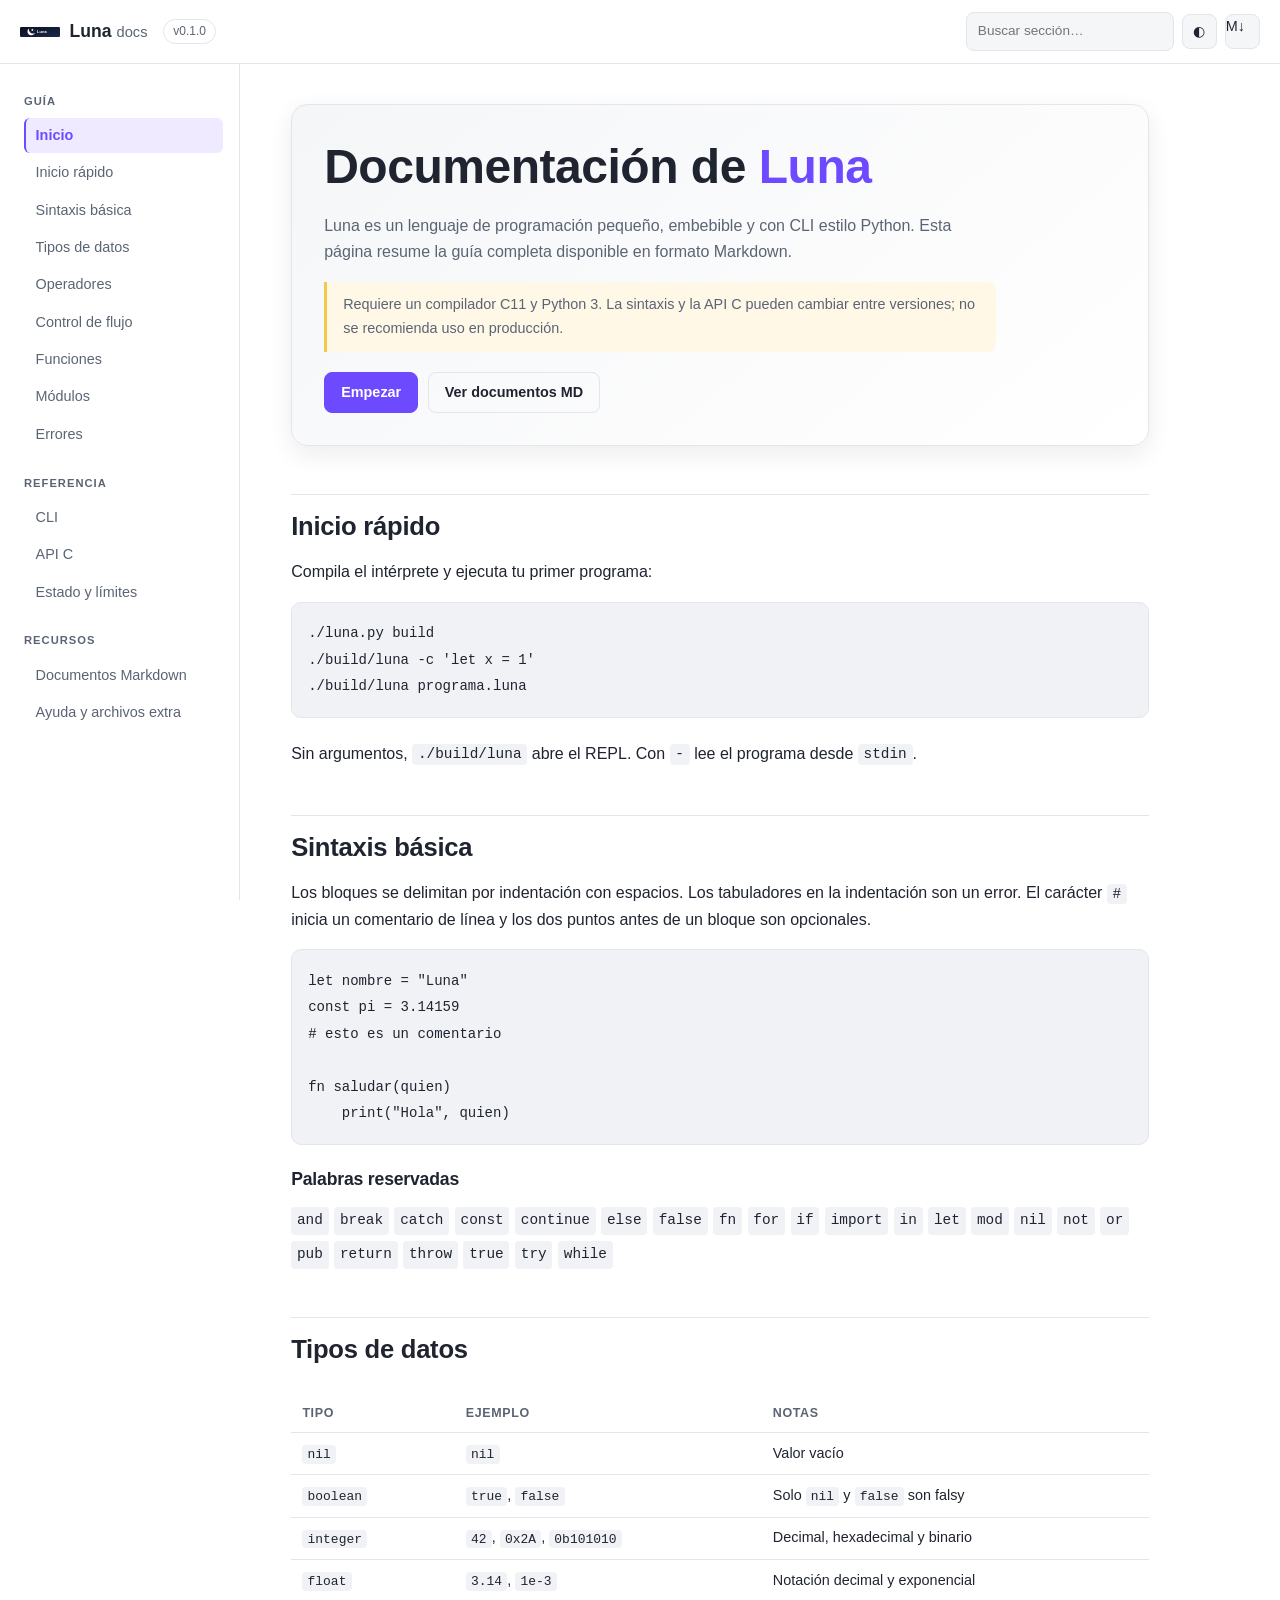
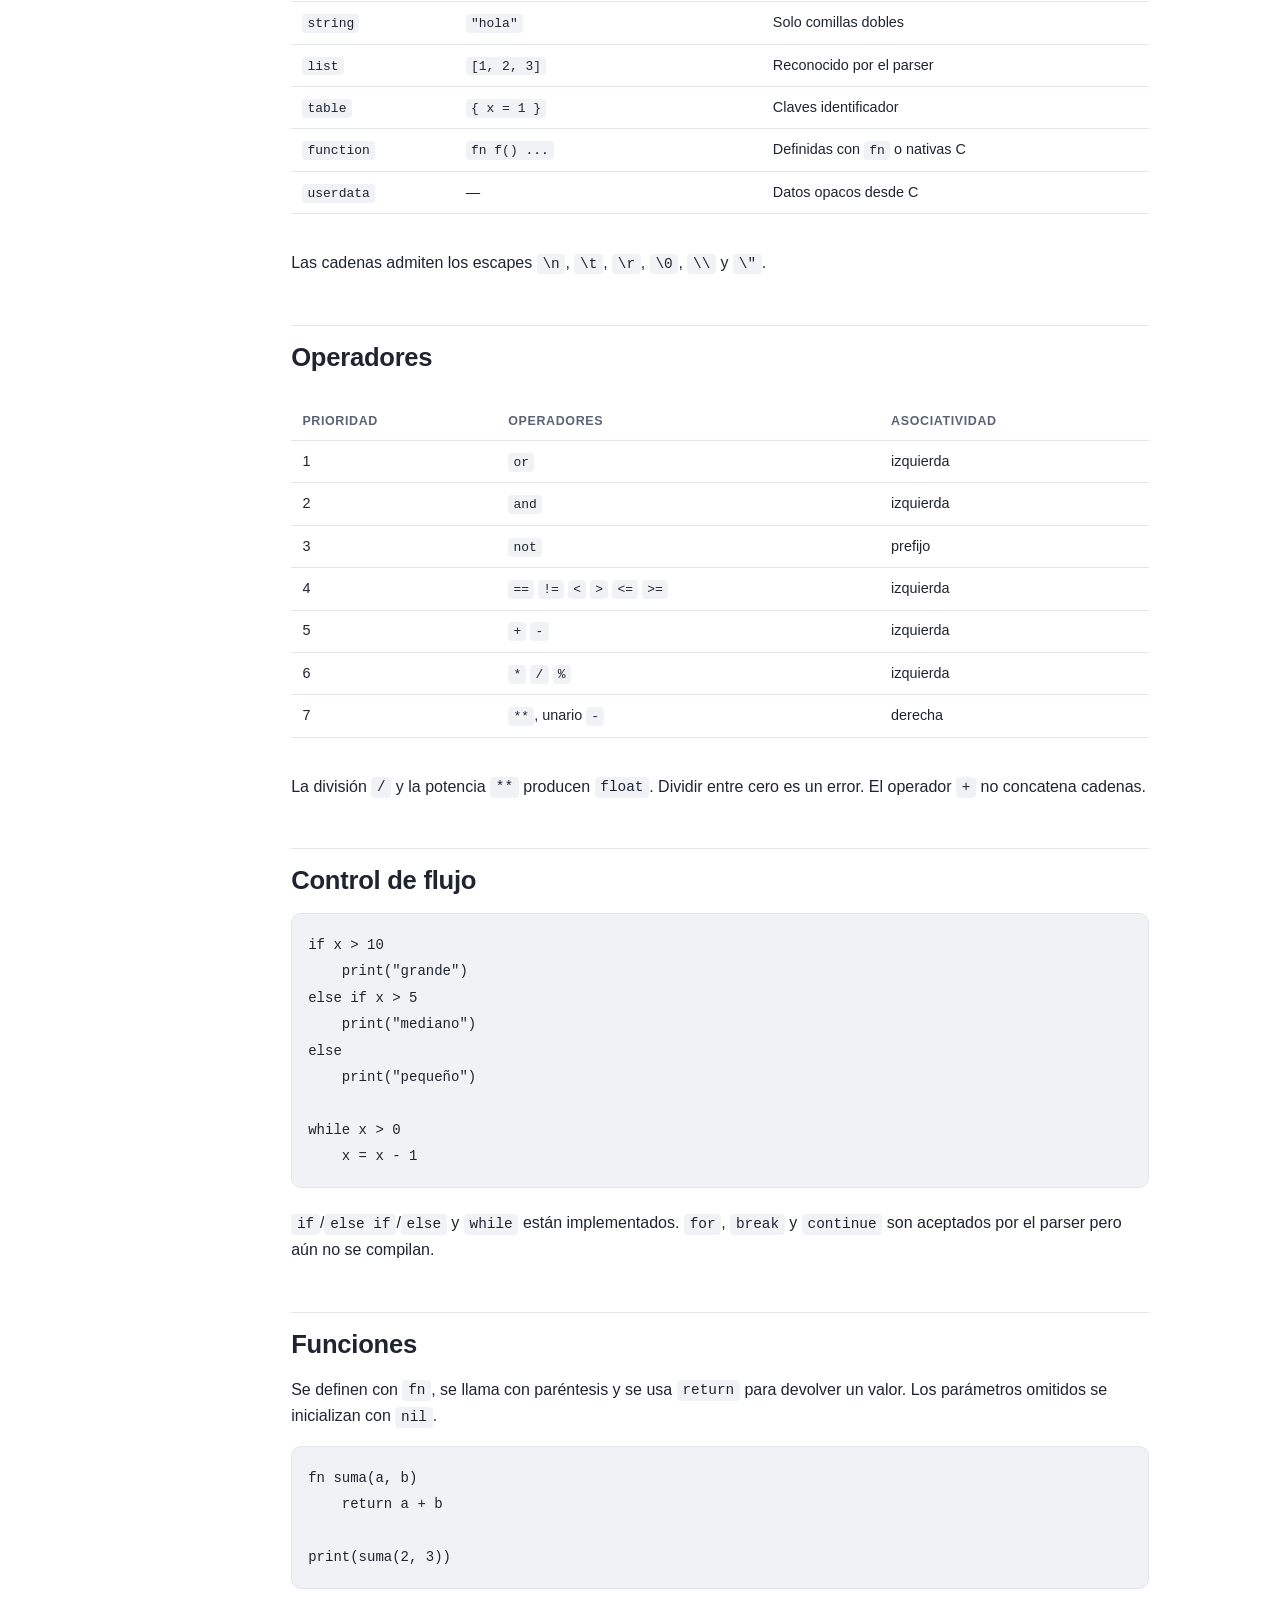
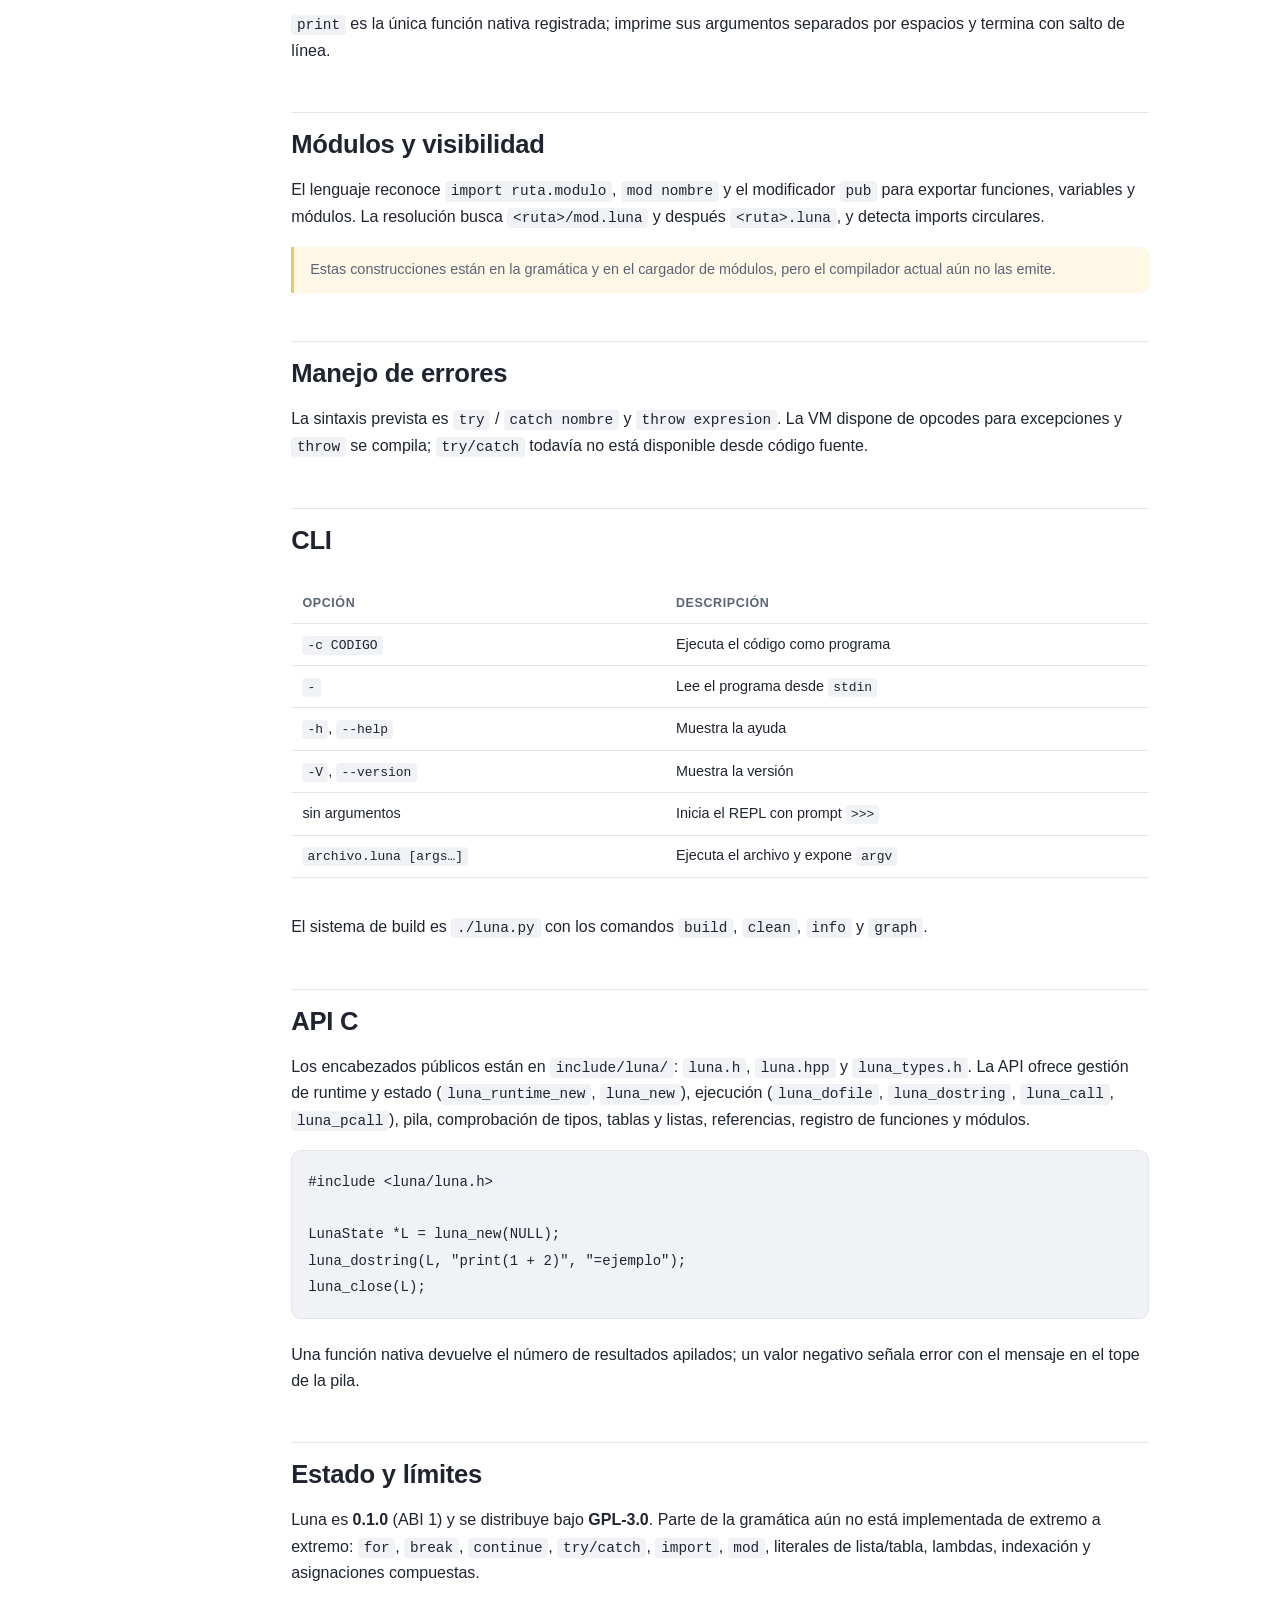
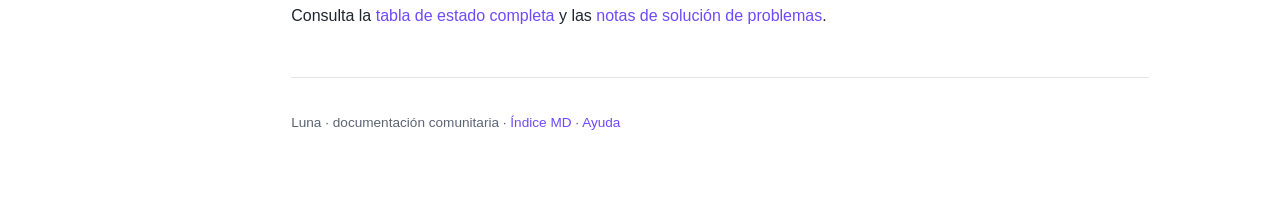
<file: docs/index.html>
<!DOCTYPE html>
<html lang="es">
<head>
  <meta charset="UTF-8">
  <meta name="viewport" content="width=device-width, initial-scale=1.0">
  <meta name="description" content="Documentación oficial del lenguaje de programación Luna">
  <title>Documentación de Luna</title>
  <link rel="icon" href="../assets/luna-logo.svg" type="image/svg+xml">
  <link rel="stylesheet" href="web/styles.css">
</head>
<body>
  <header class="topbar">
    <button class="menu-toggle" id="menu-toggle" aria-label="Abrir menú" aria-expanded="false">☰</button>
    <a class="brand" href="#inicio">
      <img src="../assets/luna-logo.svg" alt="Luna" width="40" height="40">
      <span>Luna <small>docs</small></span>
    </a>
    <span class="version">v0.1.0</span>
    <div class="topbar-actions">
      <label class="search">
        <input type="search" id="search" placeholder="Buscar sección…" aria-label="Buscar sección" autocomplete="off">
      </label>
      <button class="icon-button" id="theme-toggle" aria-label="Cambiar tema" title="Cambiar tema">◐</button>
      <a class="icon-button" href="MD/README.md" aria-label="Ver documentación Markdown" title="Ver documentación Markdown">M↓</a>
    </div>
  </header>

  <div class="layout">
    <aside class="sidebar" id="sidebar">
      <nav aria-label="Navegación de la documentación">
        <p class="nav-title">Guía</p>
        <a href="#inicio">Inicio</a>
        <a href="#inicio-rapido">Inicio rápido</a>
        <a href="#sintaxis">Sintaxis básica</a>
        <a href="#tipos">Tipos de datos</a>
        <a href="#operadores">Operadores</a>
        <a href="#control-flujo">Control de flujo</a>
        <a href="#funciones">Funciones</a>
        <a href="#modulos">Módulos</a>
        <a href="#errores">Errores</a>
        <p class="nav-title">Referencia</p>
        <a href="#cli">CLI</a>
        <a href="#api-c">API C</a>
        <a href="#estado">Estado y límites</a>
        <p class="nav-title">Recursos</p>
        <a href="MD/README.md">Documentos Markdown</a>
        <a href="Ayuda/README.md">Ayuda y archivos extra</a>
      </nav>
    </aside>

    <main class="content">
      <section id="inicio" class="hero">
        <h1>Documentación de <span class="accent">Luna</span></h1>
        <p>Luna es un lenguaje de programación pequeño, embebible y con CLI estilo Python. Esta página resume la guía completa disponible en formato Markdown.</p>
        <p class="notice">Requiere un compilador C11 y Python 3. La sintaxis y la API C pueden cambiar entre versiones; no se recomienda uso en producción.</p>
        <div class="hero-actions">
          <a class="button primary" href="#inicio-rapido">Empezar</a>
          <a class="button" href="MD/README.md">Ver documentos MD</a>
        </div>
      </section>

      <section id="inicio-rapido">
        <h2>Inicio rápido</h2>
        <p>Compila el intérprete y ejecuta tu primer programa:</p>
        <pre><button class="copy" type="button">Copiar</button><code class="language-bash">./luna.py build
./build/luna -c 'let x = 1'
./build/luna programa.luna</code></pre>
        <p>Sin argumentos, <code>./build/luna</code> abre el REPL. Con <code>-</code> lee el programa desde <code>stdin</code>.</p>
      </section>

      <section id="sintaxis">
        <h2>Sintaxis básica</h2>
        <p>Los bloques se delimitan por indentación con espacios. Los tabuladores en la indentación son un error. El carácter <code>#</code> inicia un comentario de línea y los dos puntos antes de un bloque son opcionales.</p>
        <pre><button class="copy" type="button">Copiar</button><code class="language-luna">let nombre = "Luna"
const pi = 3.14159
# esto es un comentario

fn saludar(quien)
    print("Hola", quien)</code></pre>
        <h3>Palabras reservadas</h3>
        <p class="keywords"><code>and</code> <code>break</code> <code>catch</code> <code>const</code> <code>continue</code> <code>else</code> <code>false</code> <code>fn</code> <code>for</code> <code>if</code> <code>import</code> <code>in</code> <code>let</code> <code>mod</code> <code>nil</code> <code>not</code> <code>or</code> <code>pub</code> <code>return</code> <code>throw</code> <code>true</code> <code>try</code> <code>while</code></p>
      </section>

      <section id="tipos">
        <h2>Tipos de datos</h2>
        <div class="table-wrap">
          <table>
            <thead><tr><th>Tipo</th><th>Ejemplo</th><th>Notas</th></tr></thead>
            <tbody>
              <tr><td><code>nil</code></td><td><code>nil</code></td><td>Valor vacío</td></tr>
              <tr><td><code>boolean</code></td><td><code>true</code>, <code>false</code></td><td>Solo <code>nil</code> y <code>false</code> son falsy</td></tr>
              <tr><td><code>integer</code></td><td><code>42</code>, <code>0x2A</code>, <code>0b101010</code></td><td>Decimal, hexadecimal y binario</td></tr>
              <tr><td><code>float</code></td><td><code>3.14</code>, <code>1e-3</code></td><td>Notación decimal y exponencial</td></tr>
              <tr><td><code>string</code></td><td><code>"hola"</code></td><td>Solo comillas dobles</td></tr>
              <tr><td><code>list</code></td><td><code>[1, 2, 3]</code></td><td>Reconocido por el parser</td></tr>
              <tr><td><code>table</code></td><td><code>{ x = 1 }</code></td><td>Claves identificador</td></tr>
              <tr><td><code>function</code></td><td><code>fn f() ...</code></td><td>Definidas con <code>fn</code> o nativas C</td></tr>
              <tr><td><code>userdata</code></td><td>—</td><td>Datos opacos desde C</td></tr>
            </tbody>
          </table>
        </div>
        <p>Las cadenas admiten los escapes <code>\n</code>, <code>\t</code>, <code>\r</code>, <code>\0</code>, <code>\\</code> y <code>\"</code>.</p>
      </section>

      <section id="operadores">
        <h2>Operadores</h2>
        <div class="table-wrap">
          <table>
            <thead><tr><th>Prioridad</th><th>Operadores</th><th>Asociatividad</th></tr></thead>
            <tbody>
              <tr><td>1</td><td><code>or</code></td><td>izquierda</td></tr>
              <tr><td>2</td><td><code>and</code></td><td>izquierda</td></tr>
              <tr><td>3</td><td><code>not</code></td><td>prefijo</td></tr>
              <tr><td>4</td><td><code>==</code> <code>!=</code> <code>&lt;</code> <code>&gt;</code> <code>&lt;=</code> <code>&gt;=</code></td><td>izquierda</td></tr>
              <tr><td>5</td><td><code>+</code> <code>-</code></td><td>izquierda</td></tr>
              <tr><td>6</td><td><code>*</code> <code>/</code> <code>%</code></td><td>izquierda</td></tr>
              <tr><td>7</td><td><code>**</code>, unario <code>-</code></td><td>derecha</td></tr>
            </tbody>
          </table>
        </div>
        <p>La división <code>/</code> y la potencia <code>**</code> producen <code>float</code>. Dividir entre cero es un error. El operador <code>+</code> no concatena cadenas.</p>
      </section>

      <section id="control-flujo">
        <h2>Control de flujo</h2>
        <pre><button class="copy" type="button">Copiar</button><code class="language-luna">if x &gt; 10
    print("grande")
else if x &gt; 5
    print("mediano")
else
    print("pequeño")

while x &gt; 0
    x = x - 1</code></pre>
        <p><code>if</code>/<code>else if</code>/<code>else</code> y <code>while</code> están implementados. <code>for</code>, <code>break</code> y <code>continue</code> son aceptados por el parser pero aún no se compilan.</p>
      </section>

      <section id="funciones">
        <h2>Funciones</h2>
        <p>Se definen con <code>fn</code>, se llama con paréntesis y se usa <code>return</code> para devolver un valor. Los parámetros omitidos se inicializan con <code>nil</code>.</p>
        <pre><button class="copy" type="button">Copiar</button><code class="language-luna">fn suma(a, b)
    return a + b

print(suma(2, 3))</code></pre>
        <p><code>print</code> es la única función nativa registrada; imprime sus argumentos separados por espacios y termina con salto de línea.</p>
      </section>

      <section id="modulos">
        <h2>Módulos y visibilidad</h2>
        <p>El lenguaje reconoce <code>import ruta.modulo</code>, <code>mod nombre</code> y el modificador <code>pub</code> para exportar funciones, variables y módulos. La resolución busca <code>&lt;ruta&gt;/mod.luna</code> y después <code>&lt;ruta&gt;.luna</code>, y detecta imports circulares.</p>
        <p class="notice">Estas construcciones están en la gramática y en el cargador de módulos, pero el compilador actual aún no las emite.</p>
      </section>

      <section id="errores">
        <h2>Manejo de errores</h2>
        <p>La sintaxis prevista es <code>try</code> / <code>catch nombre</code> y <code>throw expresion</code>. La VM dispone de opcodes para excepciones y <code>throw</code> se compila; <code>try/catch</code> todavía no está disponible desde código fuente.</p>
      </section>

      <section id="cli">
        <h2>CLI</h2>
        <div class="table-wrap">
          <table>
            <thead><tr><th>Opción</th><th>Descripción</th></tr></thead>
            <tbody>
              <tr><td><code>-c CODIGO</code></td><td>Ejecuta el código como programa</td></tr>
              <tr><td><code>-</code></td><td>Lee el programa desde <code>stdin</code></td></tr>
              <tr><td><code>-h</code>, <code>--help</code></td><td>Muestra la ayuda</td></tr>
              <tr><td><code>-V</code>, <code>--version</code></td><td>Muestra la versión</td></tr>
              <tr><td>sin argumentos</td><td>Inicia el REPL con prompt <code>&gt;&gt;&gt;</code></td></tr>
              <tr><td><code>archivo.luna [args…]</code></td><td>Ejecuta el archivo y expone <code>argv</code></td></tr>
            </tbody>
          </table>
        </div>
        <p>El sistema de build es <code>./luna.py</code> con los comandos <code>build</code>, <code>clean</code>, <code>info</code> y <code>graph</code>.</p>
      </section>

      <section id="api-c">
        <h2>API C</h2>
        <p>Los encabezados públicos están en <code>include/luna/</code>: <code>luna.h</code>, <code>luna.hpp</code> y <code>luna_types.h</code>. La API ofrece gestión de runtime y estado (<code>luna_runtime_new</code>, <code>luna_new</code>), ejecución (<code>luna_dofile</code>, <code>luna_dostring</code>, <code>luna_call</code>, <code>luna_pcall</code>), pila, comprobación de tipos, tablas y listas, referencias, registro de funciones y módulos.</p>
        <pre><button class="copy" type="button">Copiar</button><code class="language-c">#include &lt;luna/luna.h&gt;

LunaState *L = luna_new(NULL);
luna_dostring(L, "print(1 + 2)", "=ejemplo");
luna_close(L);</code></pre>
        <p>Una función nativa devuelve el número de resultados apilados; un valor negativo señala error con el mensaje en el tope de la pila.</p>
      </section>

      <section id="estado">
        <h2>Estado y límites</h2>
        <p>Luna es <strong>0.1.0</strong> (ABI 1) y se distribuye bajo <strong>GPL-3.0</strong>. Parte de la gramática aún no está implementada de extremo a extremo: <code>for</code>, <code>break</code>, <code>continue</code>, <code>try/catch</code>, <code>import</code>, <code>mod</code>, literales de lista/tabla, lambdas, indexación y asignaciones compuestas.</p>
        <p>Consulta la <a href="MD/11-estado-de-implementacion.md">tabla de estado completa</a> y las <a href="Ayuda/extra/solucion-de-problemas.md">notas de solución de problemas</a>.</p>
      </section>

      <footer class="footer">
        <p>Luna · documentación comunitaria · <a href="MD/README.md">Índice MD</a> · <a href="Ayuda/README.md">Ayuda</a></p>
      </footer>
    </main>
  </div>

  <button class="to-top" id="to-top" aria-label="Volver arriba" title="Volver arriba">↑</button>
  <script src="web/script.js"></script>
</body>
</html>
</file>
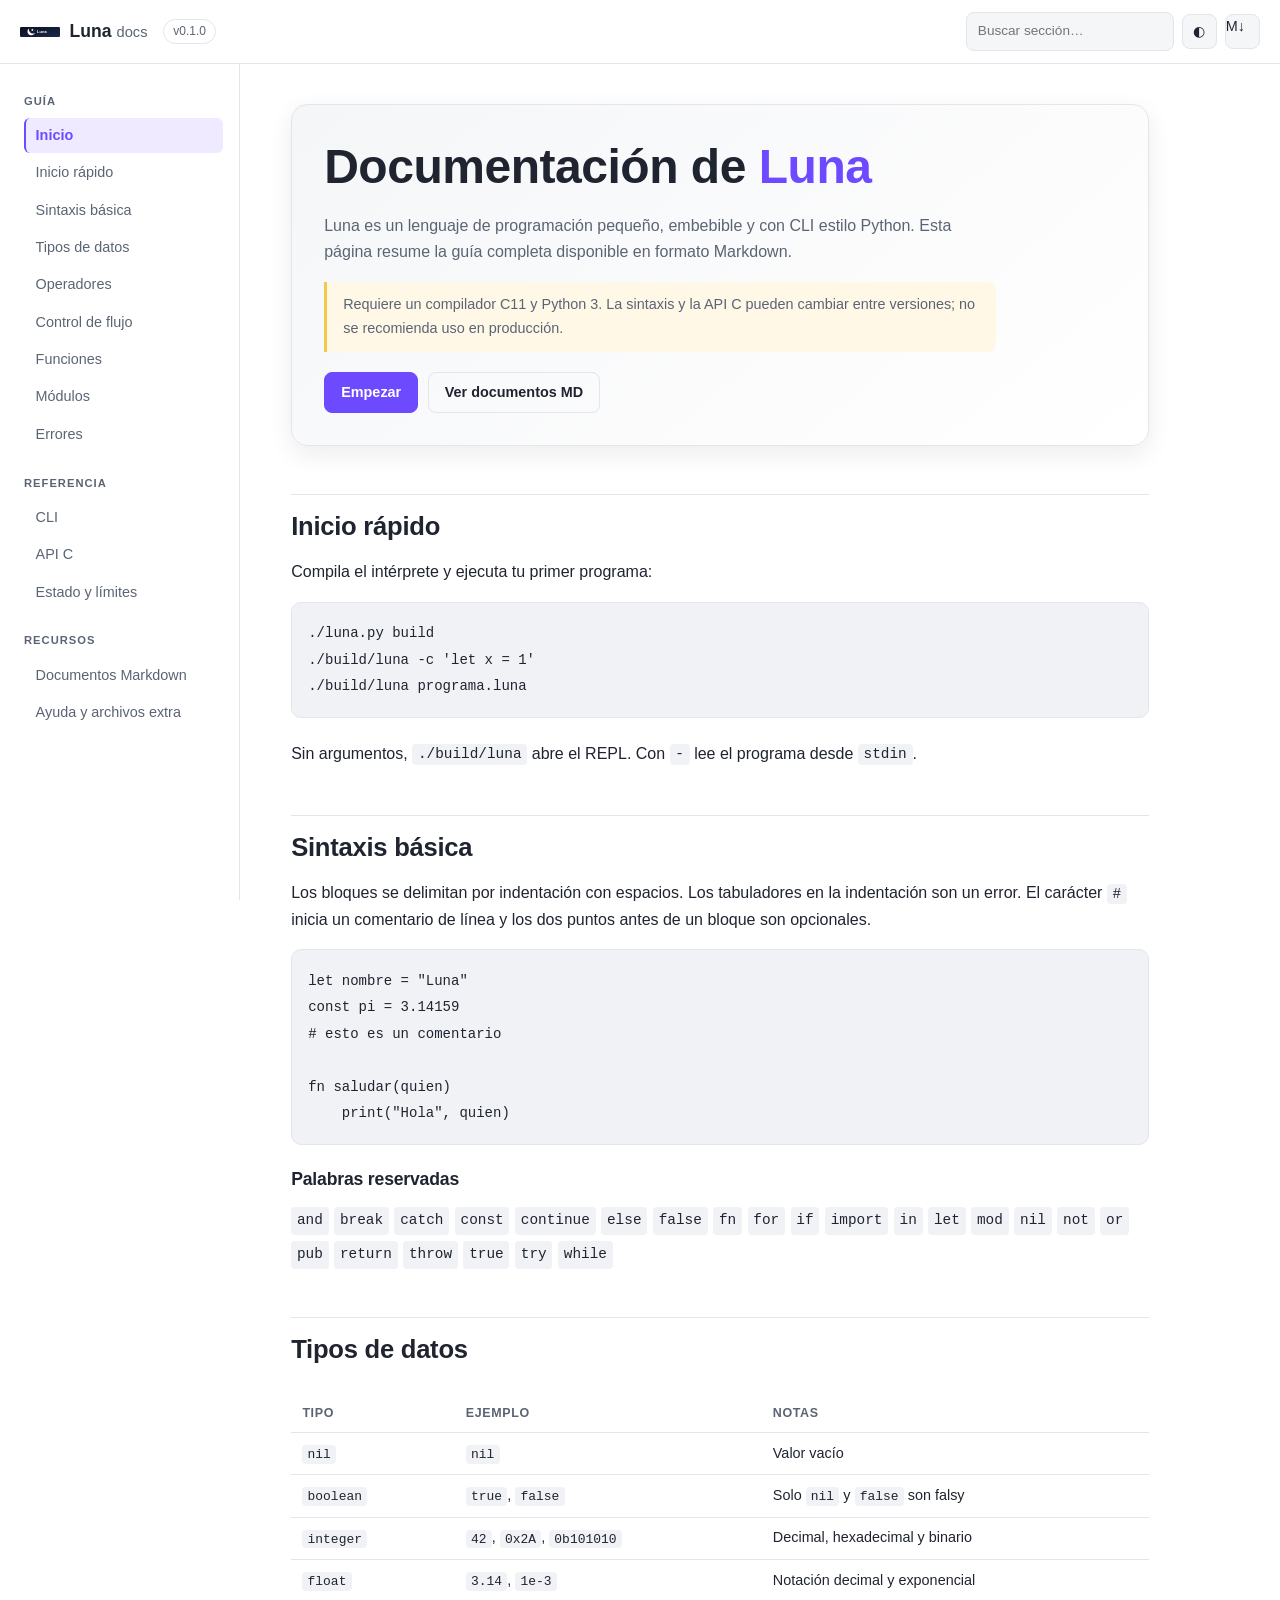
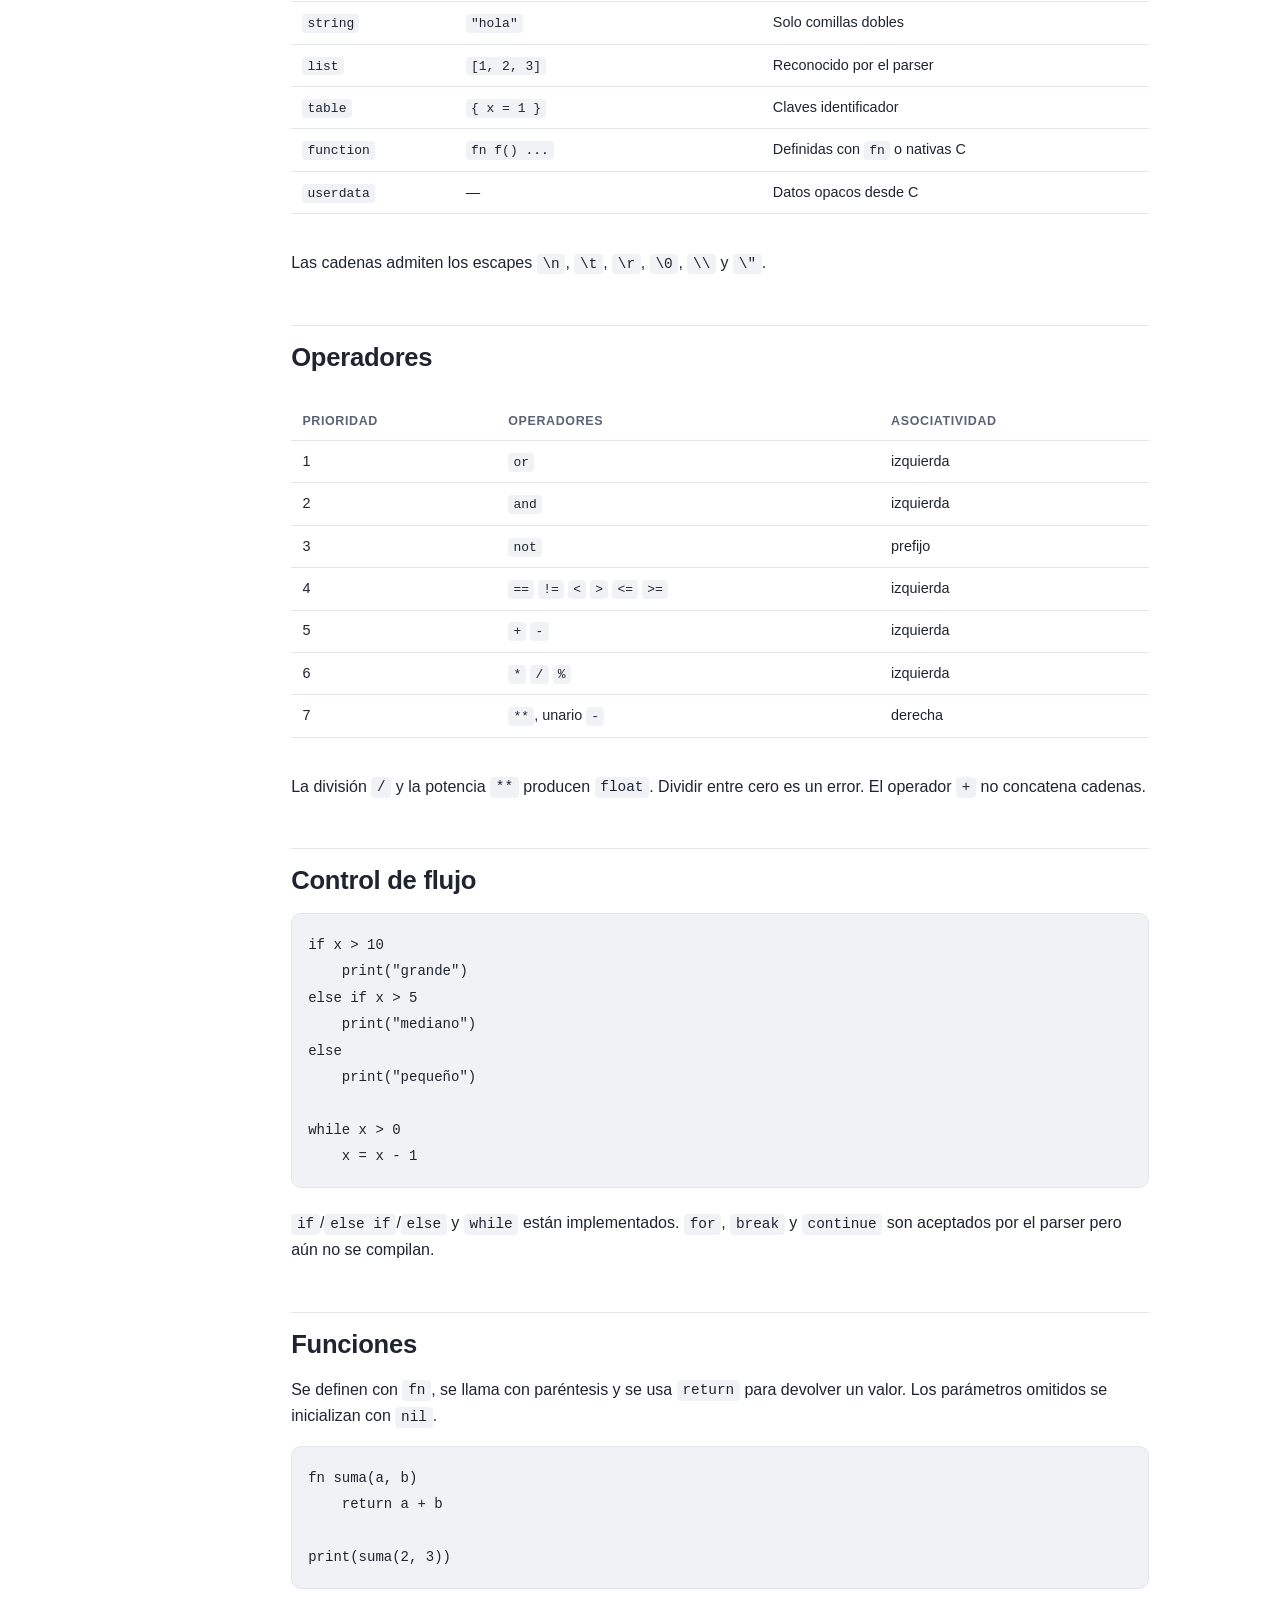
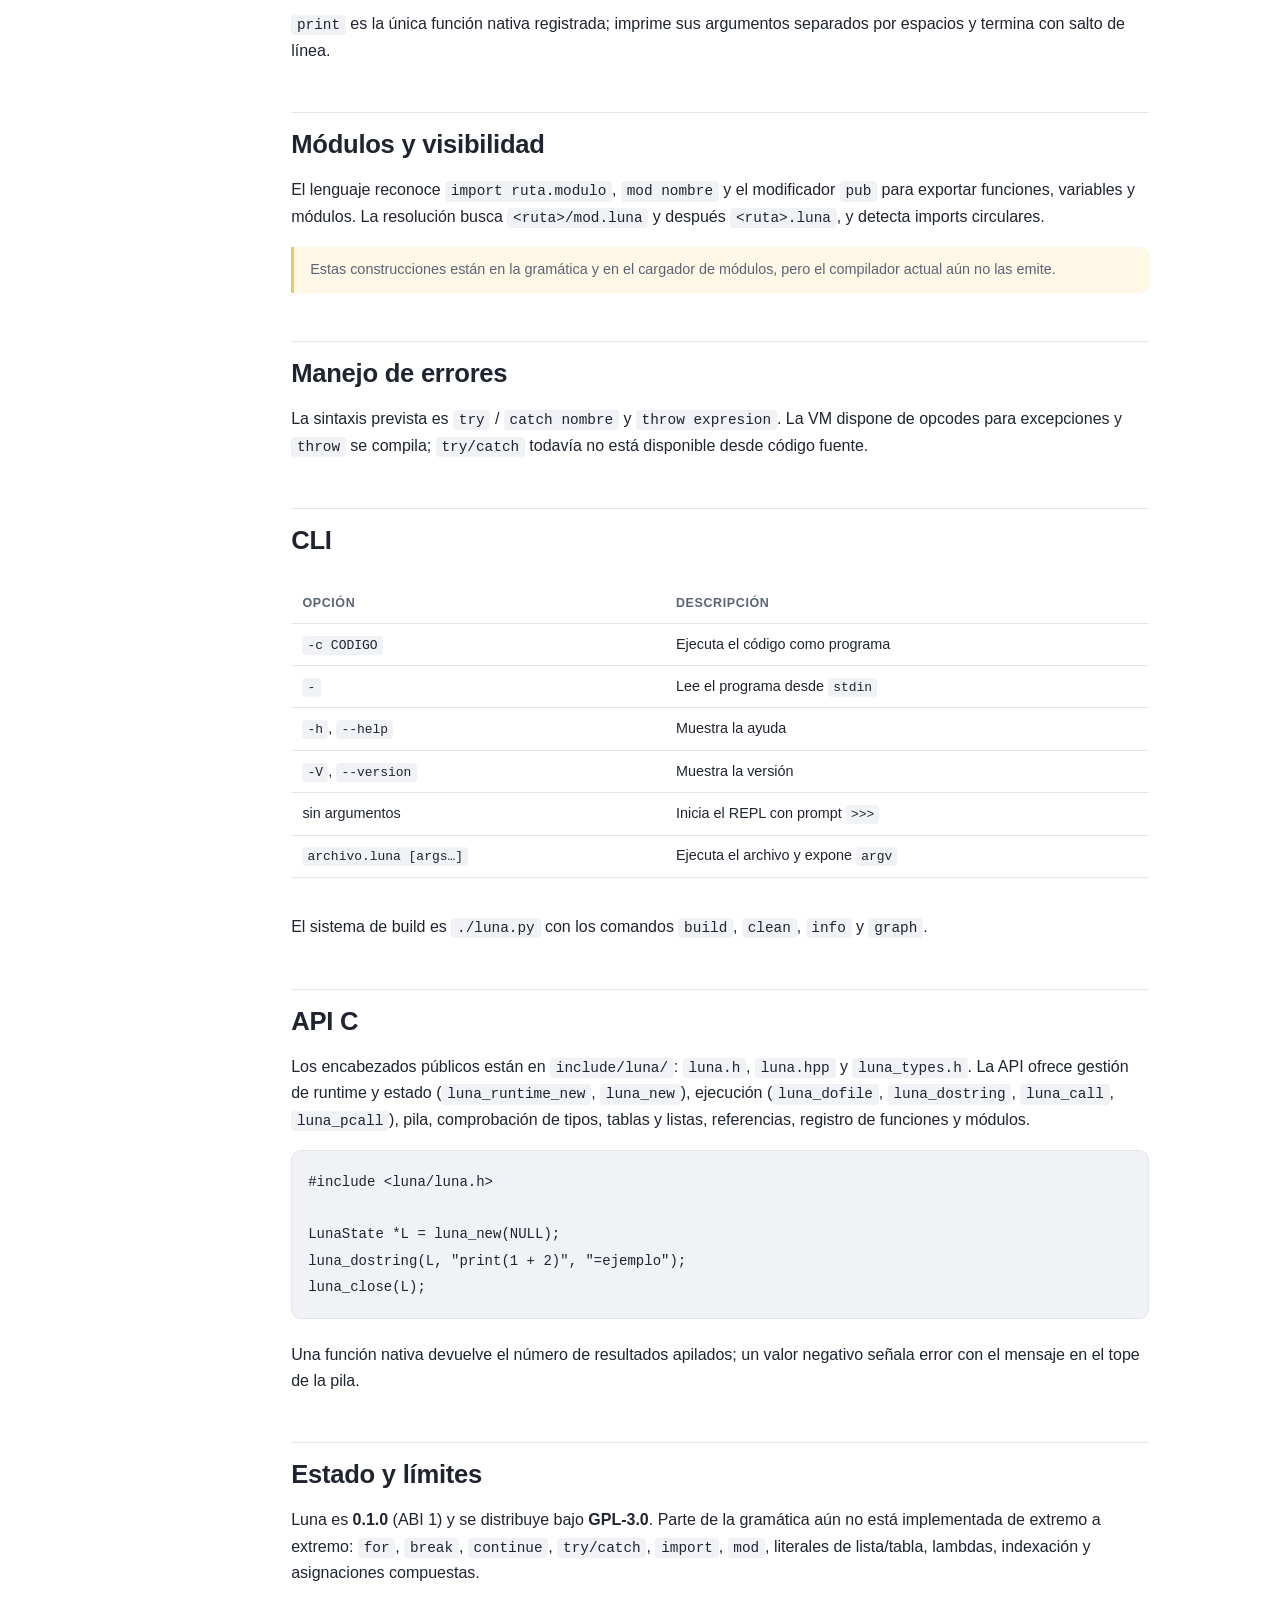
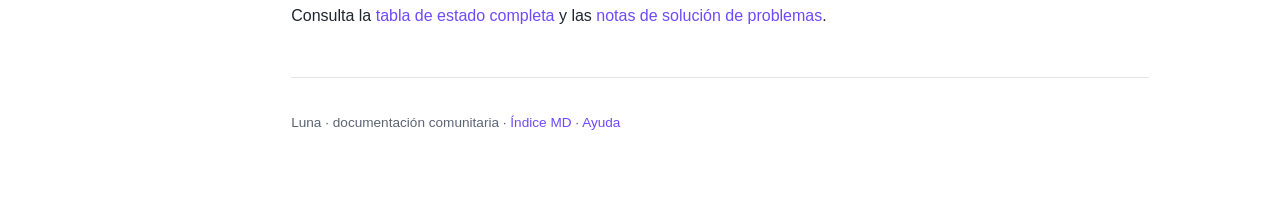
<file: docs/documents/index.html>
<!DOCTYPE html>
<html lang="es">
<head>
  <meta charset="UTF-8">
  <meta name="viewport" content="width=device-width, initial-scale=1.0">
  <meta name="description" content="Documentación oficial del lenguaje de programación Luna">
  <title>Documentación de Luna</title>
  <link rel="icon" href="../../assets/luna-logo.svg" type="image/svg+xml">
  <link rel="stylesheet" href="styles.css">
</head>
<body>
  <header class="topbar">
    <button class="menu-toggle" id="menu-toggle" aria-label="Abrir menú" aria-expanded="false">☰</button>
    <a class="brand" href="#inicio">
      <img src="../../assets/luna-logo.svg" alt="Luna" width="40" height="40">
      <span>Luna <small>docs</small></span>
    </a>
    <span class="version">v0.1.0</span>
    <div class="topbar-actions">
      <label class="search">
        <input type="search" id="search" placeholder="Buscar sección…" aria-label="Buscar sección" autocomplete="off">
      </label>
      <button class="icon-button" id="theme-toggle" aria-label="Cambiar tema" title="Cambiar tema">◐</button>
      <a class="icon-button" href="../MD/README.md" aria-label="Ver documentación Markdown" title="Ver documentación Markdown">M↓</a>
    </div>
  </header>

  <div class="layout">
    <aside class="sidebar" id="sidebar">
      <nav aria-label="Navegación de la documentación">
        <p class="nav-title">Guía</p>
        <a href="#inicio">Inicio</a>
        <a href="#inicio-rapido">Inicio rápido</a>
        <a href="#sintaxis">Sintaxis básica</a>
        <a href="#tipos">Tipos de datos</a>
        <a href="#operadores">Operadores</a>
        <a href="#control-flujo">Control de flujo</a>
        <a href="#funciones">Funciones</a>
        <a href="#modulos">Módulos</a>
        <a href="#errores">Errores</a>
        <p class="nav-title">Referencia</p>
        <a href="#cli">CLI</a>
        <a href="#api-c">API C</a>
        <a href="#estado">Estado y límites</a>
        <p class="nav-title">Recursos</p>
        <a href="../MD/README.md">Documentos Markdown</a>
        <a href="../Ayuda/README.md">Ayuda y archivos extra</a>
      </nav>
    </aside>

    <main class="content">
      <section id="inicio" class="hero">
        <h1>Documentación de <span class="accent">Luna</span></h1>
        <p>Luna es un lenguaje de programación pequeño, embebible y con CLI estilo Python. Esta página resume la guía completa disponible en formato Markdown.</p>
        <p class="notice">Requiere un compilador C11 y Python 3. La sintaxis y la API C pueden cambiar entre versiones; no se recomienda uso en producción.</p>
        <div class="hero-actions">
          <a class="button primary" href="#inicio-rapido">Empezar</a>
          <a class="button" href="../MD/README.md">Ver documentos MD</a>
        </div>
      </section>

      <section id="inicio-rapido">
        <h2>Inicio rápido</h2>
        <p>Compila el intérprete y ejecuta tu primer programa:</p>
        <pre><button class="copy" type="button">Copiar</button><code class="language-bash">./luna.py build
./build/luna -c 'let x = 1'
./build/luna programa.luna</code></pre>
        <p>Sin argumentos, <code>./build/luna</code> abre el REPL. Con <code>-</code> lee el programa desde <code>stdin</code>.</p>
      </section>

      <section id="sintaxis">
        <h2>Sintaxis básica</h2>
        <p>Los bloques se delimitan por indentación con espacios. Los tabuladores en la indentación son un error. El carácter <code>#</code> inicia un comentario de línea y los dos puntos antes de un bloque son opcionales.</p>
        <pre><button class="copy" type="button">Copiar</button><code class="language-luna">let nombre = "Luna"
const pi = 3.14159
# esto es un comentario

fn saludar(quien)
    print("Hola", quien)</code></pre>
        <h3>Palabras reservadas</h3>
        <p class="keywords"><code>and</code> <code>break</code> <code>catch</code> <code>const</code> <code>continue</code> <code>else</code> <code>false</code> <code>fn</code> <code>for</code> <code>if</code> <code>import</code> <code>in</code> <code>let</code> <code>mod</code> <code>nil</code> <code>not</code> <code>or</code> <code>pub</code> <code>return</code> <code>throw</code> <code>true</code> <code>try</code> <code>while</code></p>
      </section>

      <section id="tipos">
        <h2>Tipos de datos</h2>
        <div class="table-wrap">
          <table>
            <thead><tr><th>Tipo</th><th>Ejemplo</th><th>Notas</th></tr></thead>
            <tbody>
              <tr><td><code>nil</code></td><td><code>nil</code></td><td>Valor vacío</td></tr>
              <tr><td><code>boolean</code></td><td><code>true</code>, <code>false</code></td><td>Solo <code>nil</code> y <code>false</code> son falsy</td></tr>
              <tr><td><code>integer</code></td><td><code>42</code>, <code>0x2A</code>, <code>0b101010</code></td><td>Decimal, hexadecimal y binario</td></tr>
              <tr><td><code>float</code></td><td><code>3.14</code>, <code>1e-3</code></td><td>Notación decimal y exponencial</td></tr>
              <tr><td><code>string</code></td><td><code>"hola"</code></td><td>Solo comillas dobles</td></tr>
              <tr><td><code>list</code></td><td><code>[1, 2, 3]</code></td><td>Reconocido por el parser</td></tr>
              <tr><td><code>table</code></td><td><code>{ x = 1 }</code></td><td>Claves identificador</td></tr>
              <tr><td><code>function</code></td><td><code>fn f() ...</code></td><td>Definidas con <code>fn</code> o nativas C</td></tr>
              <tr><td><code>userdata</code></td><td>—</td><td>Datos opacos desde C</td></tr>
            </tbody>
          </table>
        </div>
        <p>Las cadenas admiten los escapes <code>\n</code>, <code>\t</code>, <code>\r</code>, <code>\0</code>, <code>\\</code> y <code>\"</code>.</p>
      </section>

      <section id="operadores">
        <h2>Operadores</h2>
        <div class="table-wrap">
          <table>
            <thead><tr><th>Prioridad</th><th>Operadores</th><th>Asociatividad</th></tr></thead>
            <tbody>
              <tr><td>1</td><td><code>or</code></td><td>izquierda</td></tr>
              <tr><td>2</td><td><code>and</code></td><td>izquierda</td></tr>
              <tr><td>3</td><td><code>not</code></td><td>prefijo</td></tr>
              <tr><td>4</td><td><code>==</code> <code>!=</code> <code>&lt;</code> <code>&gt;</code> <code>&lt;=</code> <code>&gt;=</code></td><td>izquierda</td></tr>
              <tr><td>5</td><td><code>+</code> <code>-</code></td><td>izquierda</td></tr>
              <tr><td>6</td><td><code>*</code> <code>/</code> <code>%</code></td><td>izquierda</td></tr>
              <tr><td>7</td><td><code>**</code>, unario <code>-</code></td><td>derecha</td></tr>
            </tbody>
          </table>
        </div>
        <p>La división <code>/</code> y la potencia <code>**</code> producen <code>float</code>. Dividir entre cero es un error. El operador <code>+</code> no concatena cadenas.</p>
      </section>

      <section id="control-flujo">
        <h2>Control de flujo</h2>
        <pre><button class="copy" type="button">Copiar</button><code class="language-luna">if x &gt; 10
    print("grande")
else if x &gt; 5
    print("mediano")
else
    print("pequeño")

while x &gt; 0
    x = x - 1</code></pre>
        <p><code>if</code>/<code>else if</code>/<code>else</code> y <code>while</code> están implementados. <code>for</code>, <code>break</code> y <code>continue</code> son aceptados por el parser pero aún no se compilan.</p>
      </section>

      <section id="funciones">
        <h2>Funciones</h2>
        <p>Se definen con <code>fn</code>, se llama con paréntesis y se usa <code>return</code> para devolver un valor. Los parámetros omitidos se inicializan con <code>nil</code>.</p>
        <pre><button class="copy" type="button">Copiar</button><code class="language-luna">fn suma(a, b)
    return a + b

print(suma(2, 3))</code></pre>
        <p><code>print</code> es la única función nativa registrada; imprime sus argumentos separados por espacios y termina con salto de línea.</p>
      </section>

      <section id="modulos">
        <h2>Módulos y visibilidad</h2>
        <p>El lenguaje reconoce <code>import ruta.modulo</code>, <code>mod nombre</code> y el modificador <code>pub</code> para exportar funciones, variables y módulos. La resolución busca <code>&lt;ruta&gt;/mod.luna</code> y después <code>&lt;ruta&gt;.luna</code>, y detecta imports circulares.</p>
        <p class="notice">Estas construcciones están en la gramática y en el cargador de módulos, pero el compilador actual aún no las emite.</p>
      </section>

      <section id="errores">
        <h2>Manejo de errores</h2>
        <p>La sintaxis prevista es <code>try</code> / <code>catch nombre</code> y <code>throw expresion</code>. La VM dispone de opcodes para excepciones y <code>throw</code> se compila; <code>try/catch</code> todavía no está disponible desde código fuente.</p>
      </section>

      <section id="cli">
        <h2>CLI</h2>
        <div class="table-wrap">
          <table>
            <thead><tr><th>Opción</th><th>Descripción</th></tr></thead>
            <tbody>
              <tr><td><code>-c CODIGO</code></td><td>Ejecuta el código como programa</td></tr>
              <tr><td><code>-</code></td><td>Lee el programa desde <code>stdin</code></td></tr>
              <tr><td><code>-h</code>, <code>--help</code></td><td>Muestra la ayuda</td></tr>
              <tr><td><code>-V</code>, <code>--version</code></td><td>Muestra la versión</td></tr>
              <tr><td>sin argumentos</td><td>Inicia el REPL con prompt <code>&gt;&gt;&gt;</code></td></tr>
              <tr><td><code>archivo.luna [args…]</code></td><td>Ejecuta el archivo y expone <code>argv</code></td></tr>
            </tbody>
          </table>
        </div>
        <p>El sistema de build es <code>./luna.py</code> con los comandos <code>build</code>, <code>clean</code>, <code>info</code> y <code>graph</code>.</p>
      </section>

      <section id="api-c">
        <h2>API C</h2>
        <p>Los encabezados públicos están en <code>include/luna/</code>: <code>luna.h</code>, <code>luna.hpp</code> y <code>luna_types.h</code>. La API ofrece gestión de runtime y estado (<code>luna_runtime_new</code>, <code>luna_new</code>), ejecución (<code>luna_dofile</code>, <code>luna_dostring</code>, <code>luna_call</code>, <code>luna_pcall</code>), pila, comprobación de tipos, tablas y listas, referencias, registro de funciones y módulos.</p>
        <pre><button class="copy" type="button">Copiar</button><code class="language-c">#include &lt;luna/luna.h&gt;

LunaState *L = luna_new(NULL);
luna_dostring(L, "print(1 + 2)", "=ejemplo");
luna_close(L);</code></pre>
        <p>Una función nativa devuelve el número de resultados apilados; un valor negativo señala error con el mensaje en el tope de la pila.</p>
      </section>

      <section id="estado">
        <h2>Estado y límites</h2>
        <p>Luna es <strong>0.1.0</strong> (ABI 1) y se distribuye bajo <strong>GPL-3.0</strong>. Parte de la gramática aún no está implementada de extremo a extremo: <code>for</code>, <code>break</code>, <code>continue</code>, <code>try/catch</code>, <code>import</code>, <code>mod</code>, literales de lista/tabla, lambdas, indexación y asignaciones compuestas.</p>
        <p>Consulta la <a href="../MD/11-estado-de-implementacion.md">tabla de estado completa</a> y las <a href="../Ayuda/extra/solucion-de-problemas.md">notas de solución de problemas</a>.</p>
      </section>

      <footer class="footer">
        <p>Luna · documentación comunitaria · <a href="../MD/README.md">Índice MD</a> · <a href="../Ayuda/README.md">Ayuda</a></p>
      </footer>
    </main>
  </div>

  <button class="to-top" id="to-top" aria-label="Volver arriba" title="Volver arriba">↑</button>
  <script src="script.js"></script>
</body>
</html>
</file>
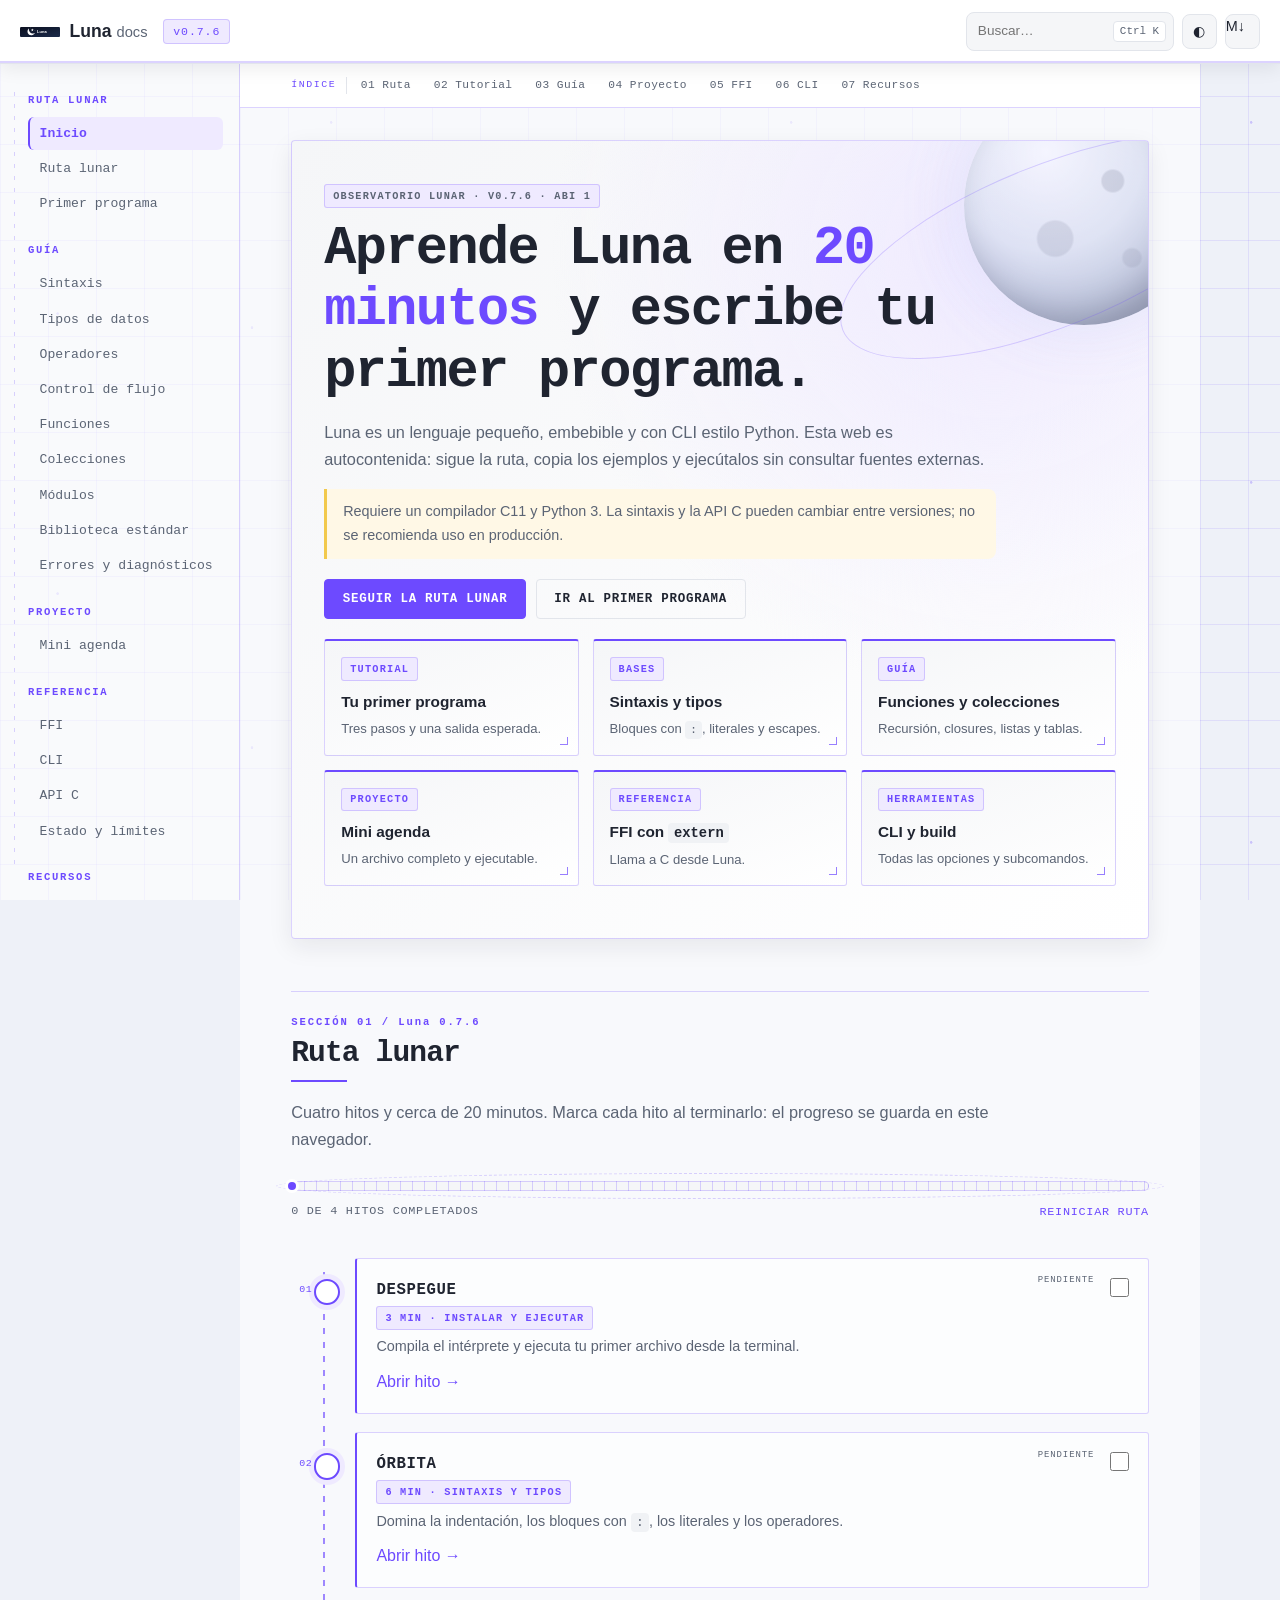
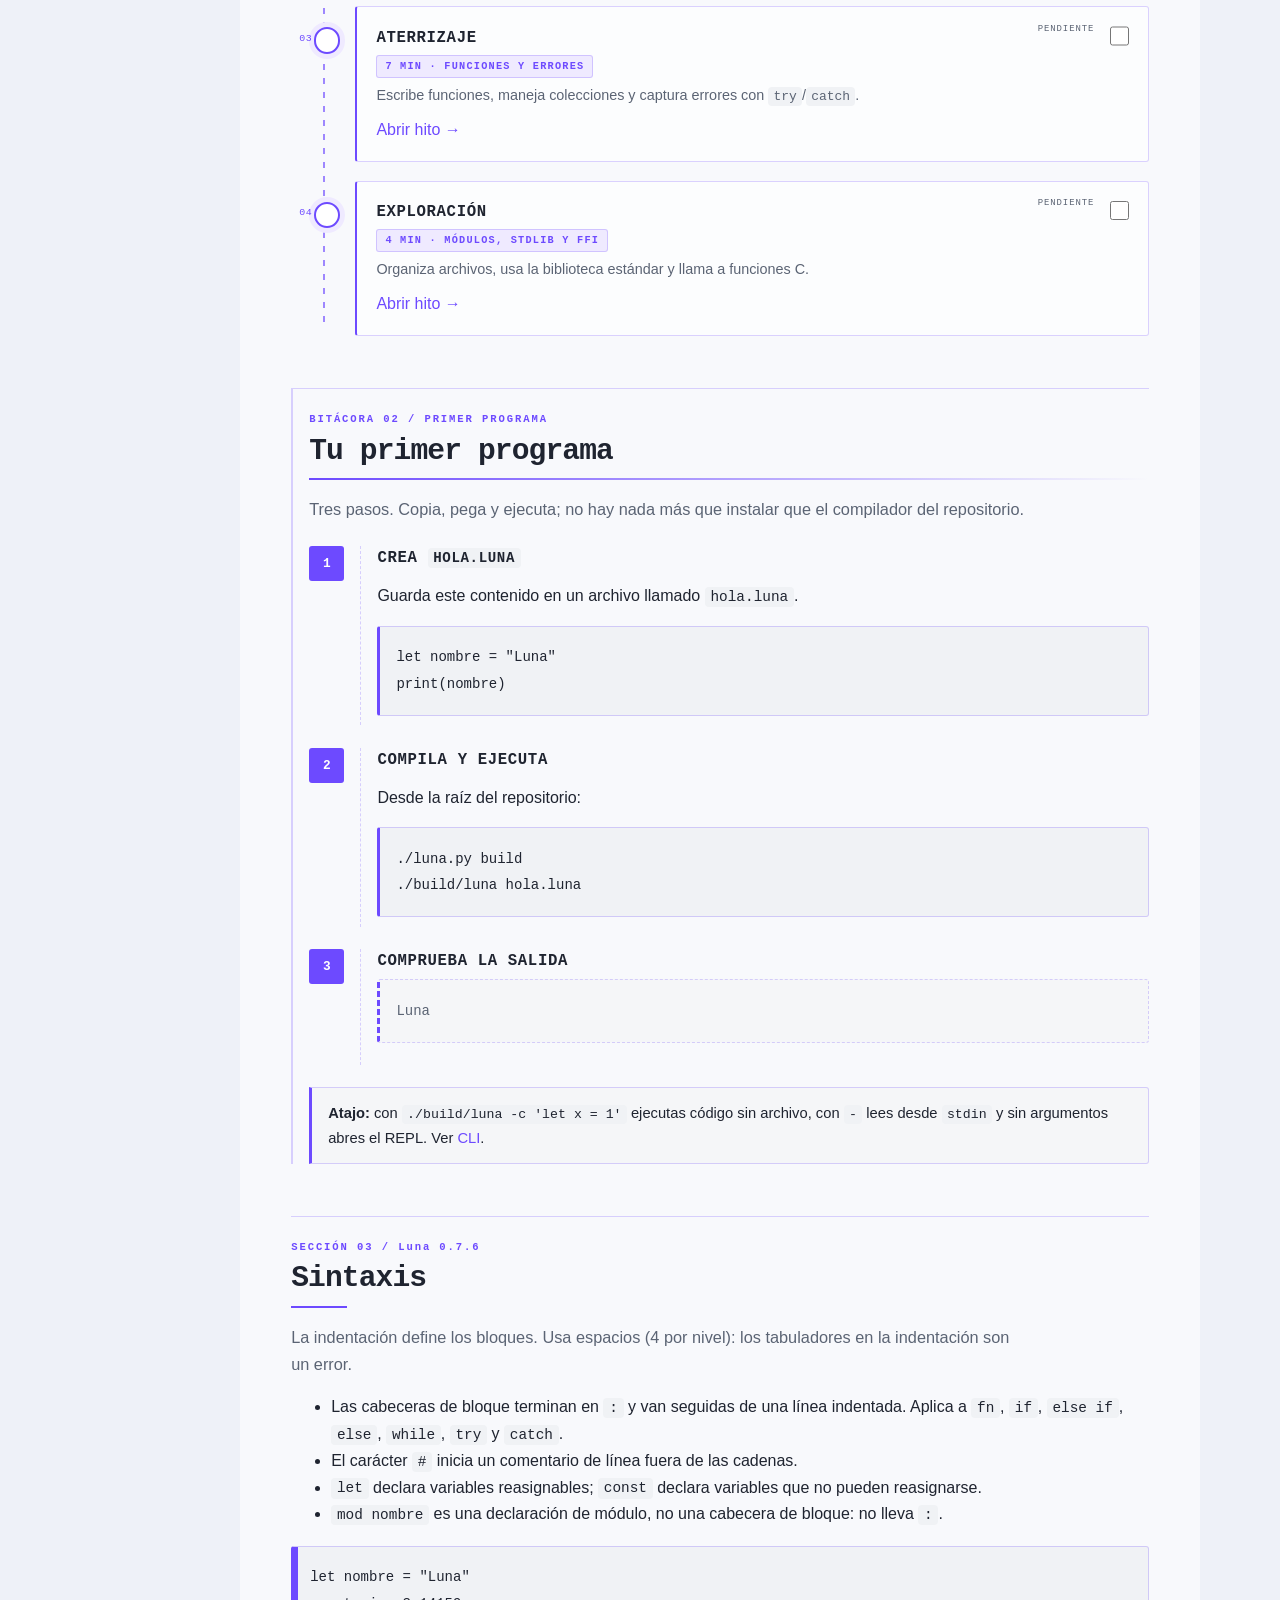
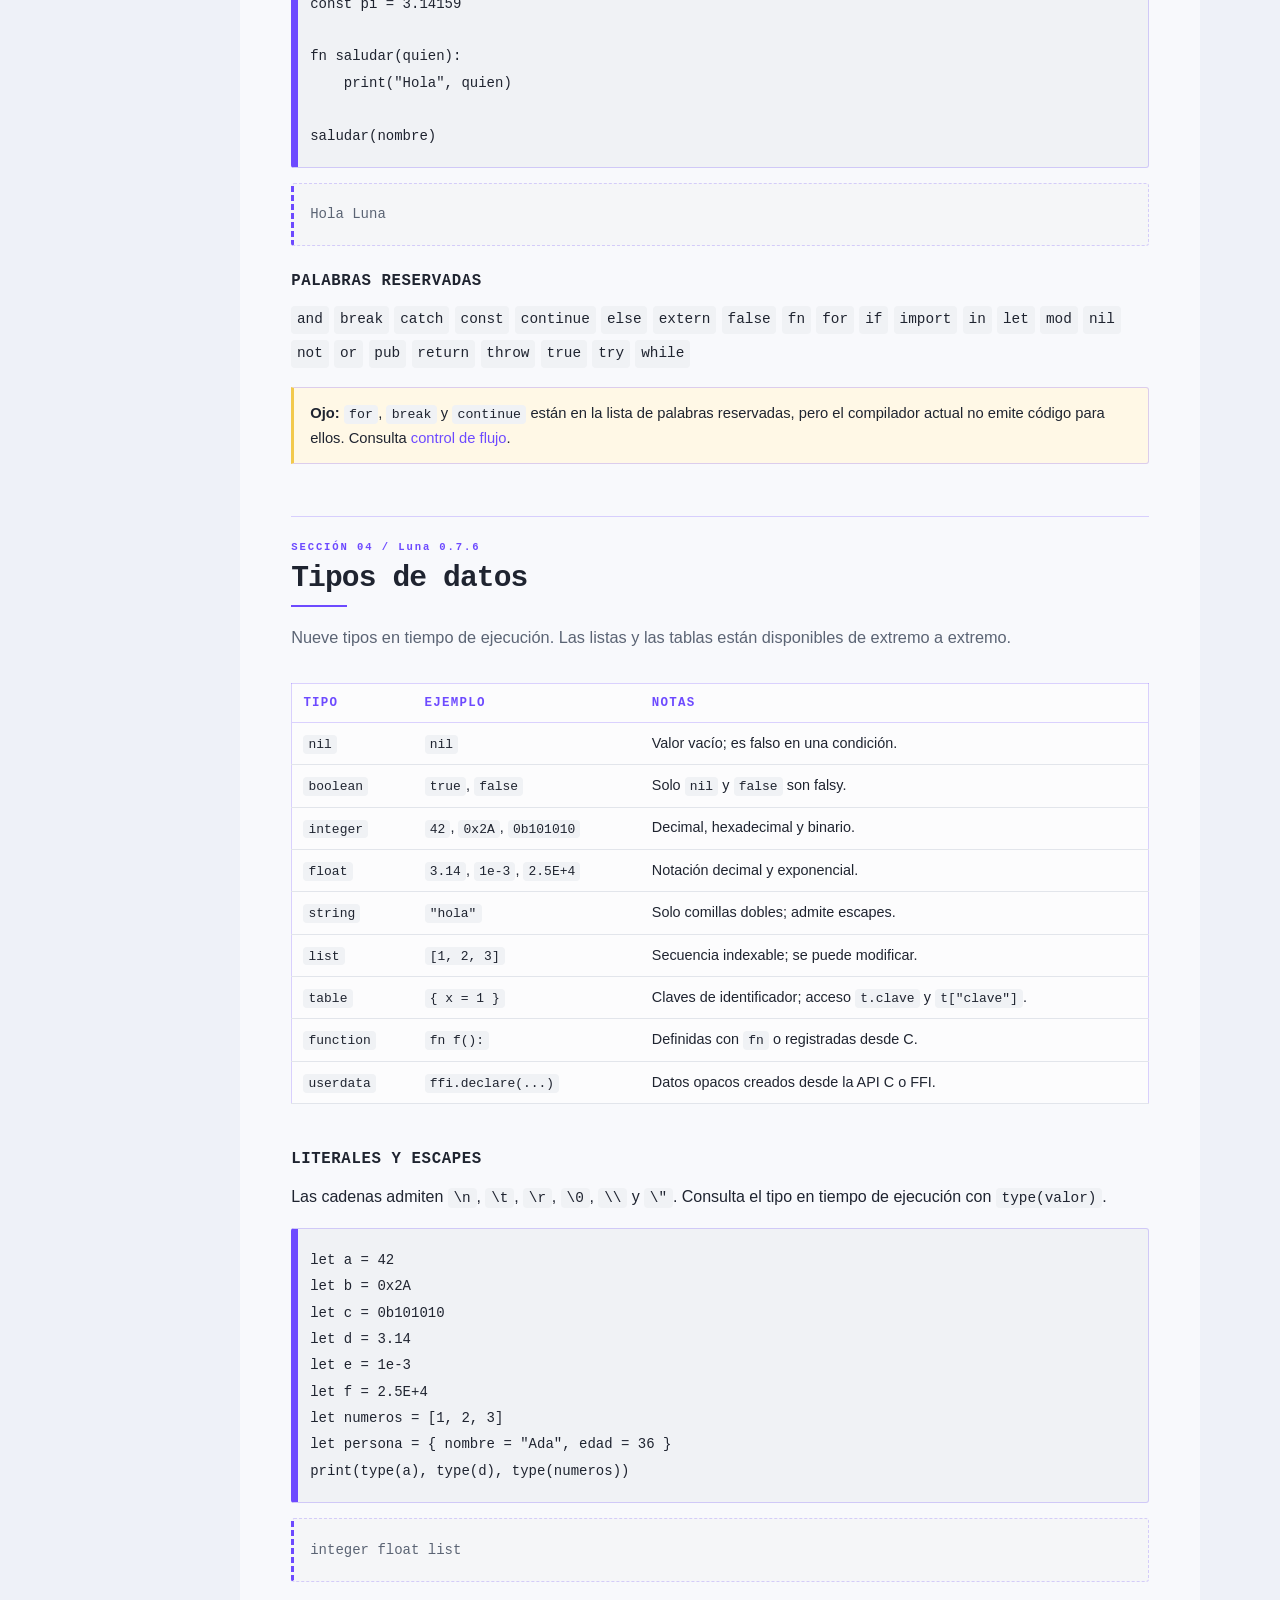
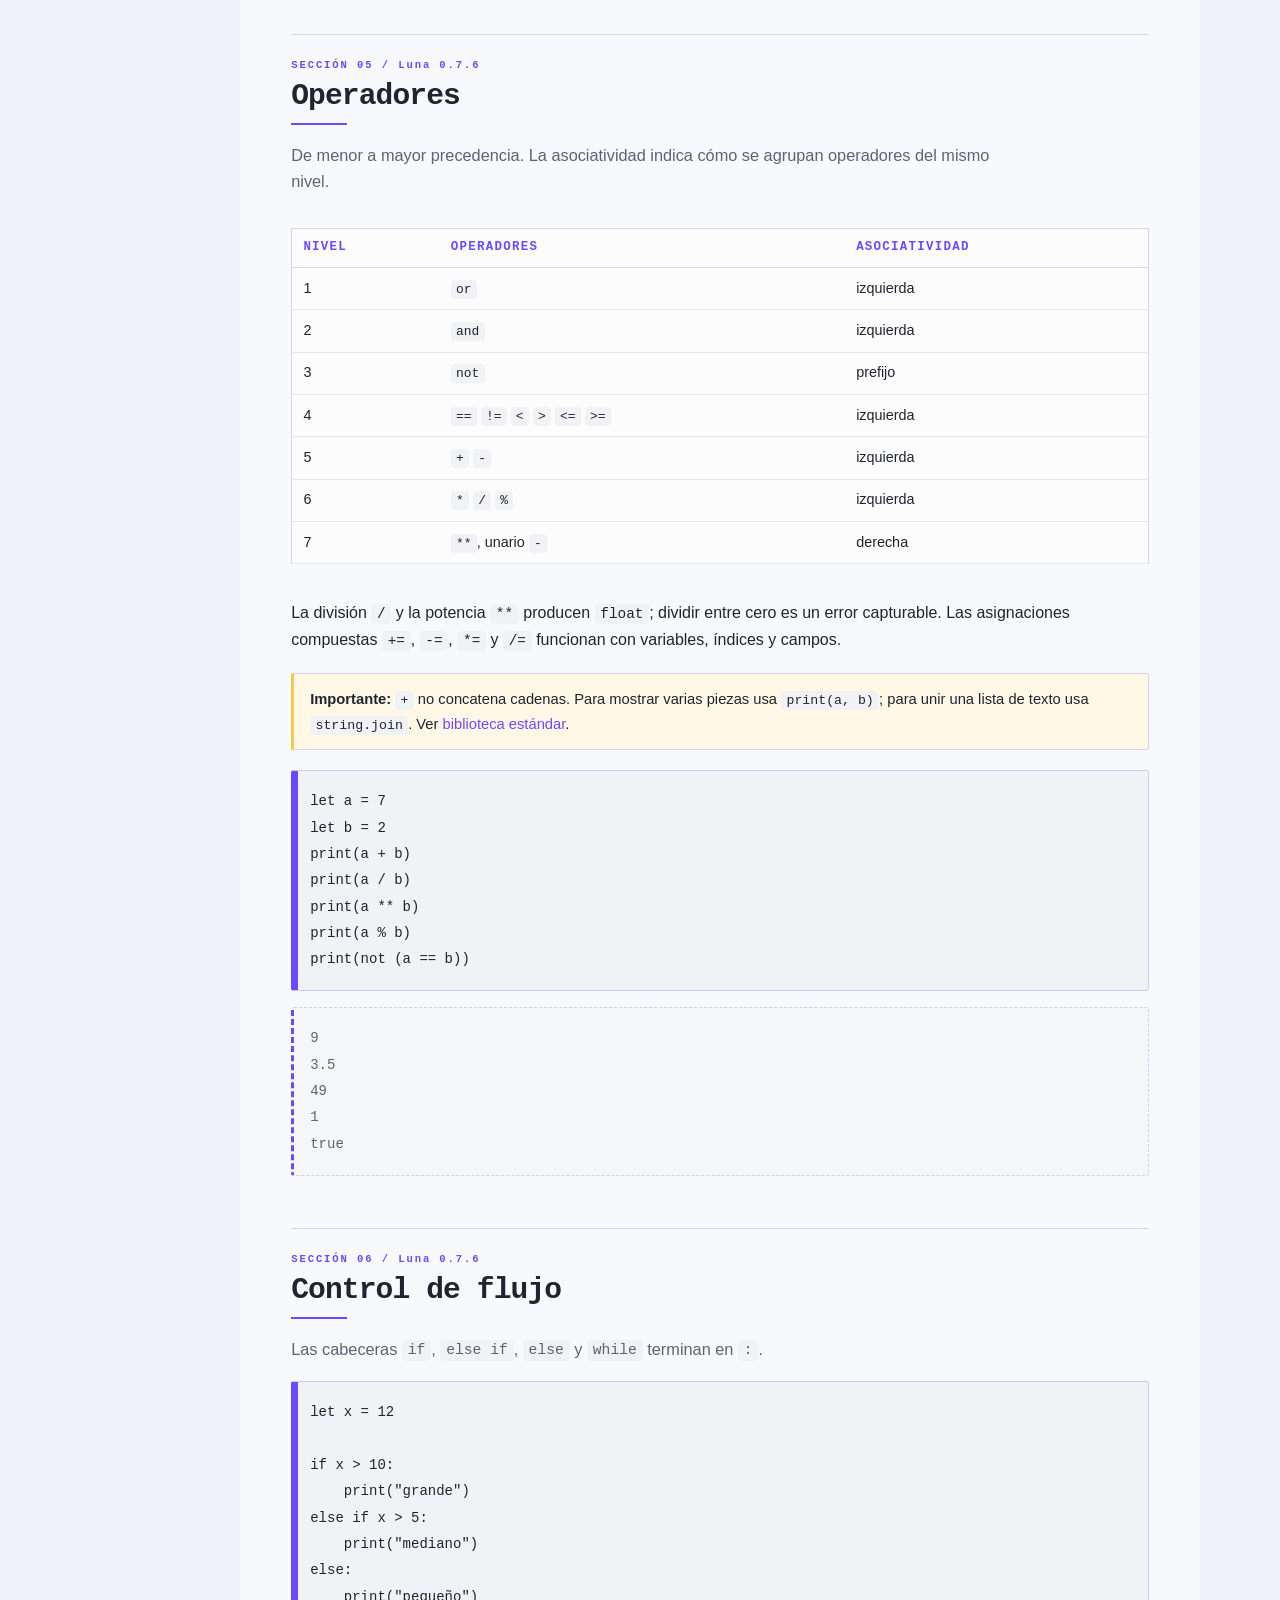
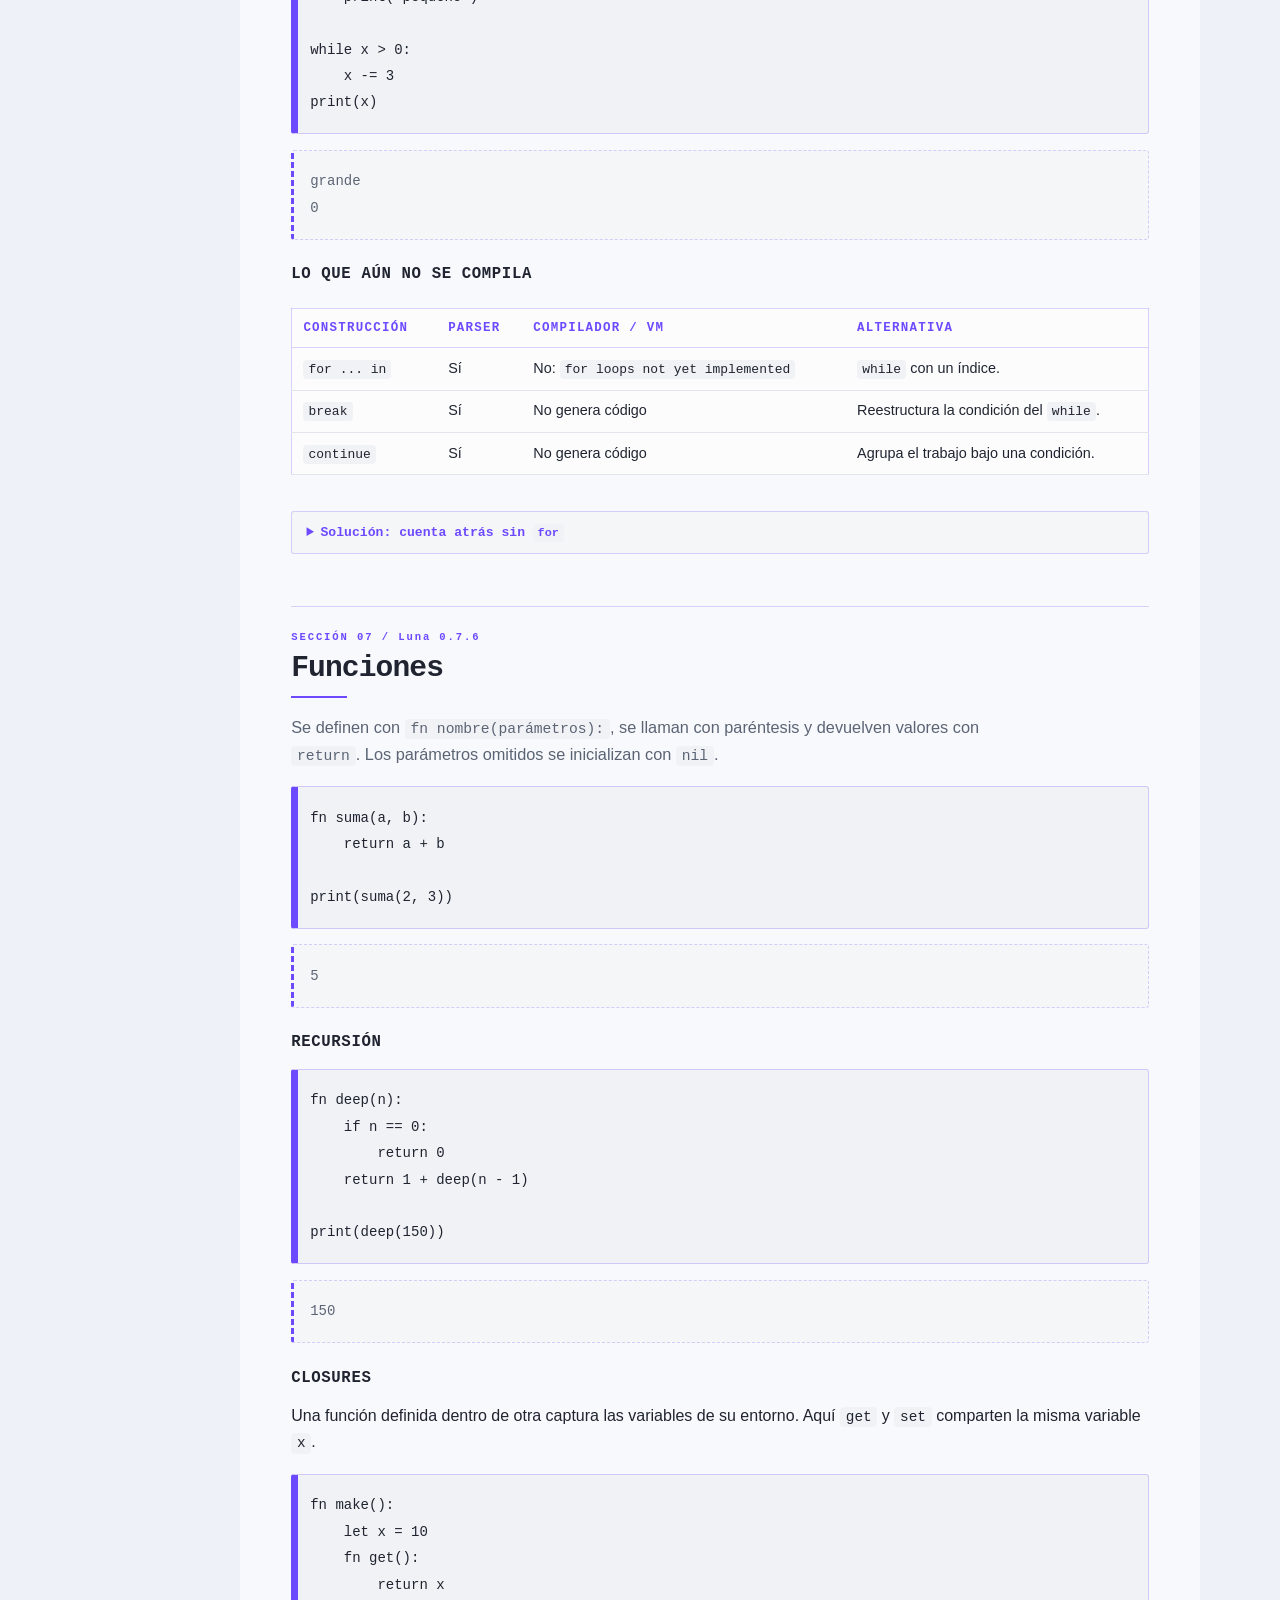
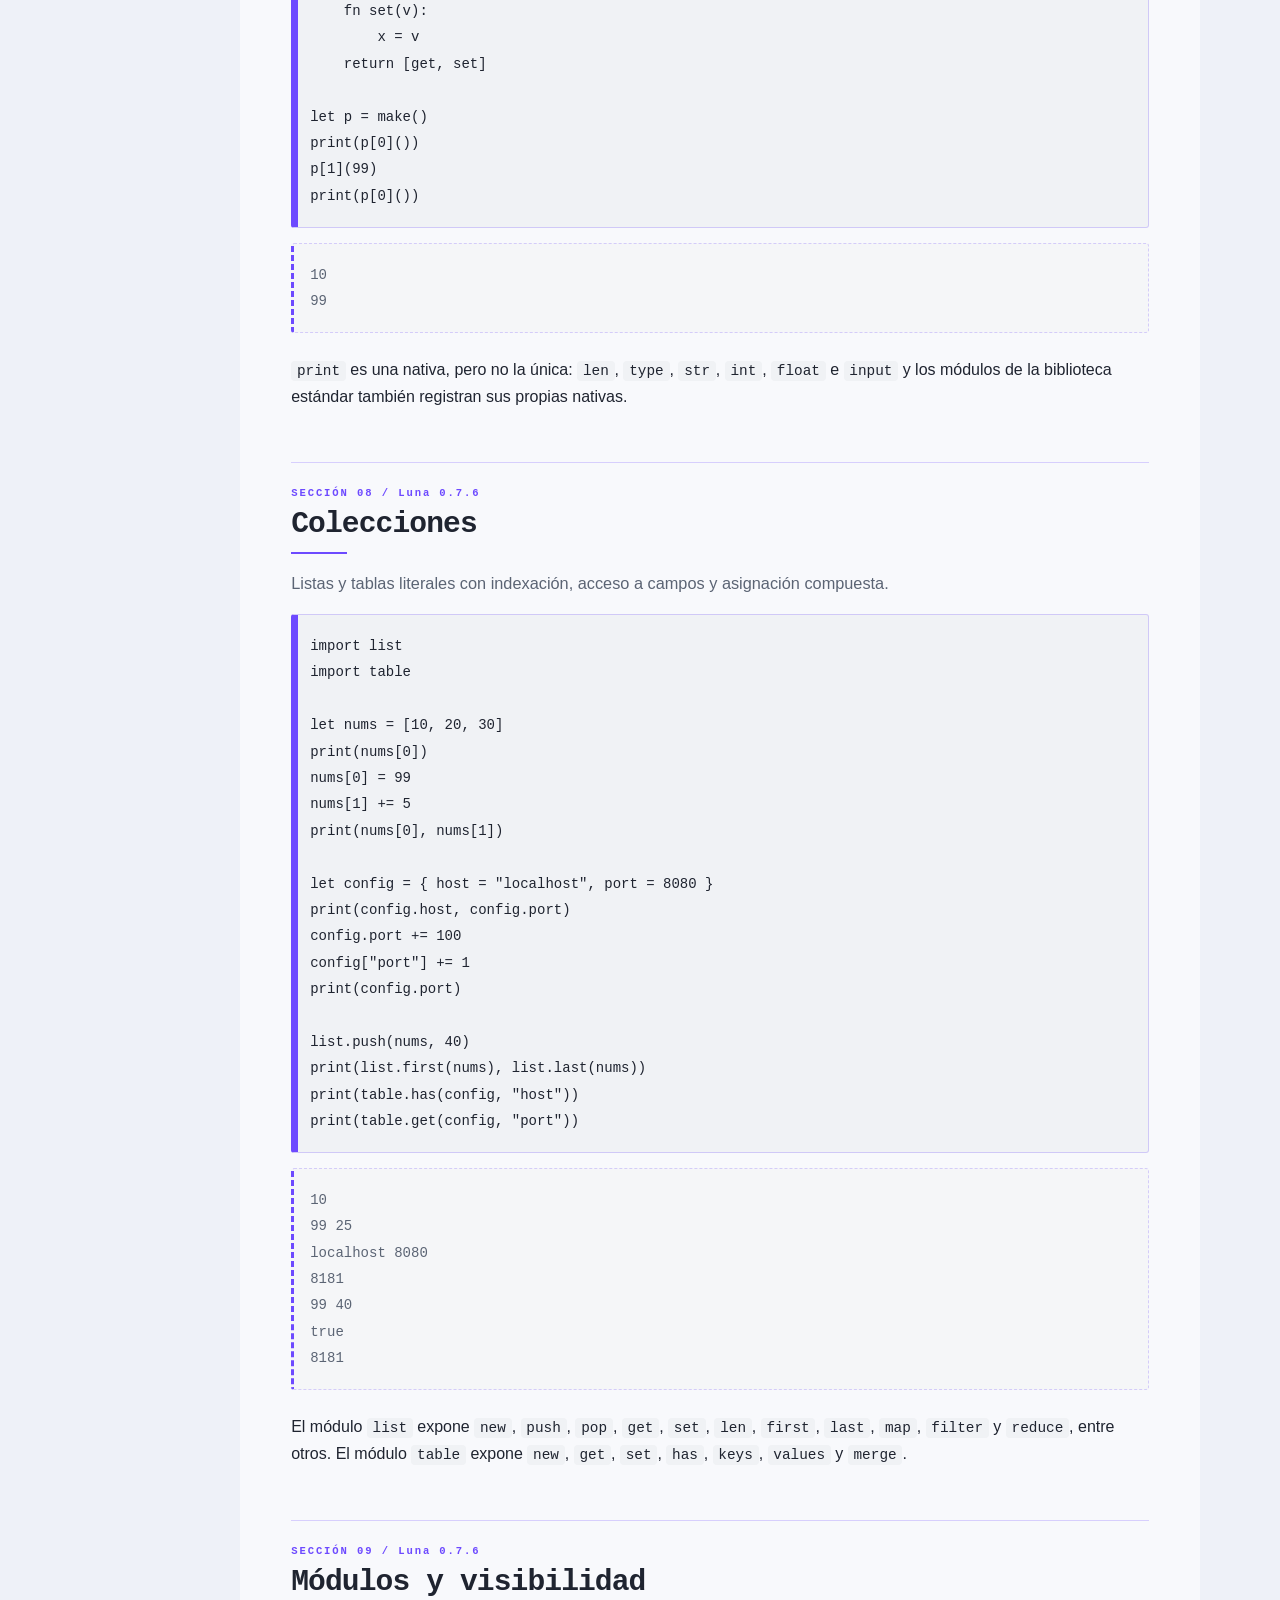
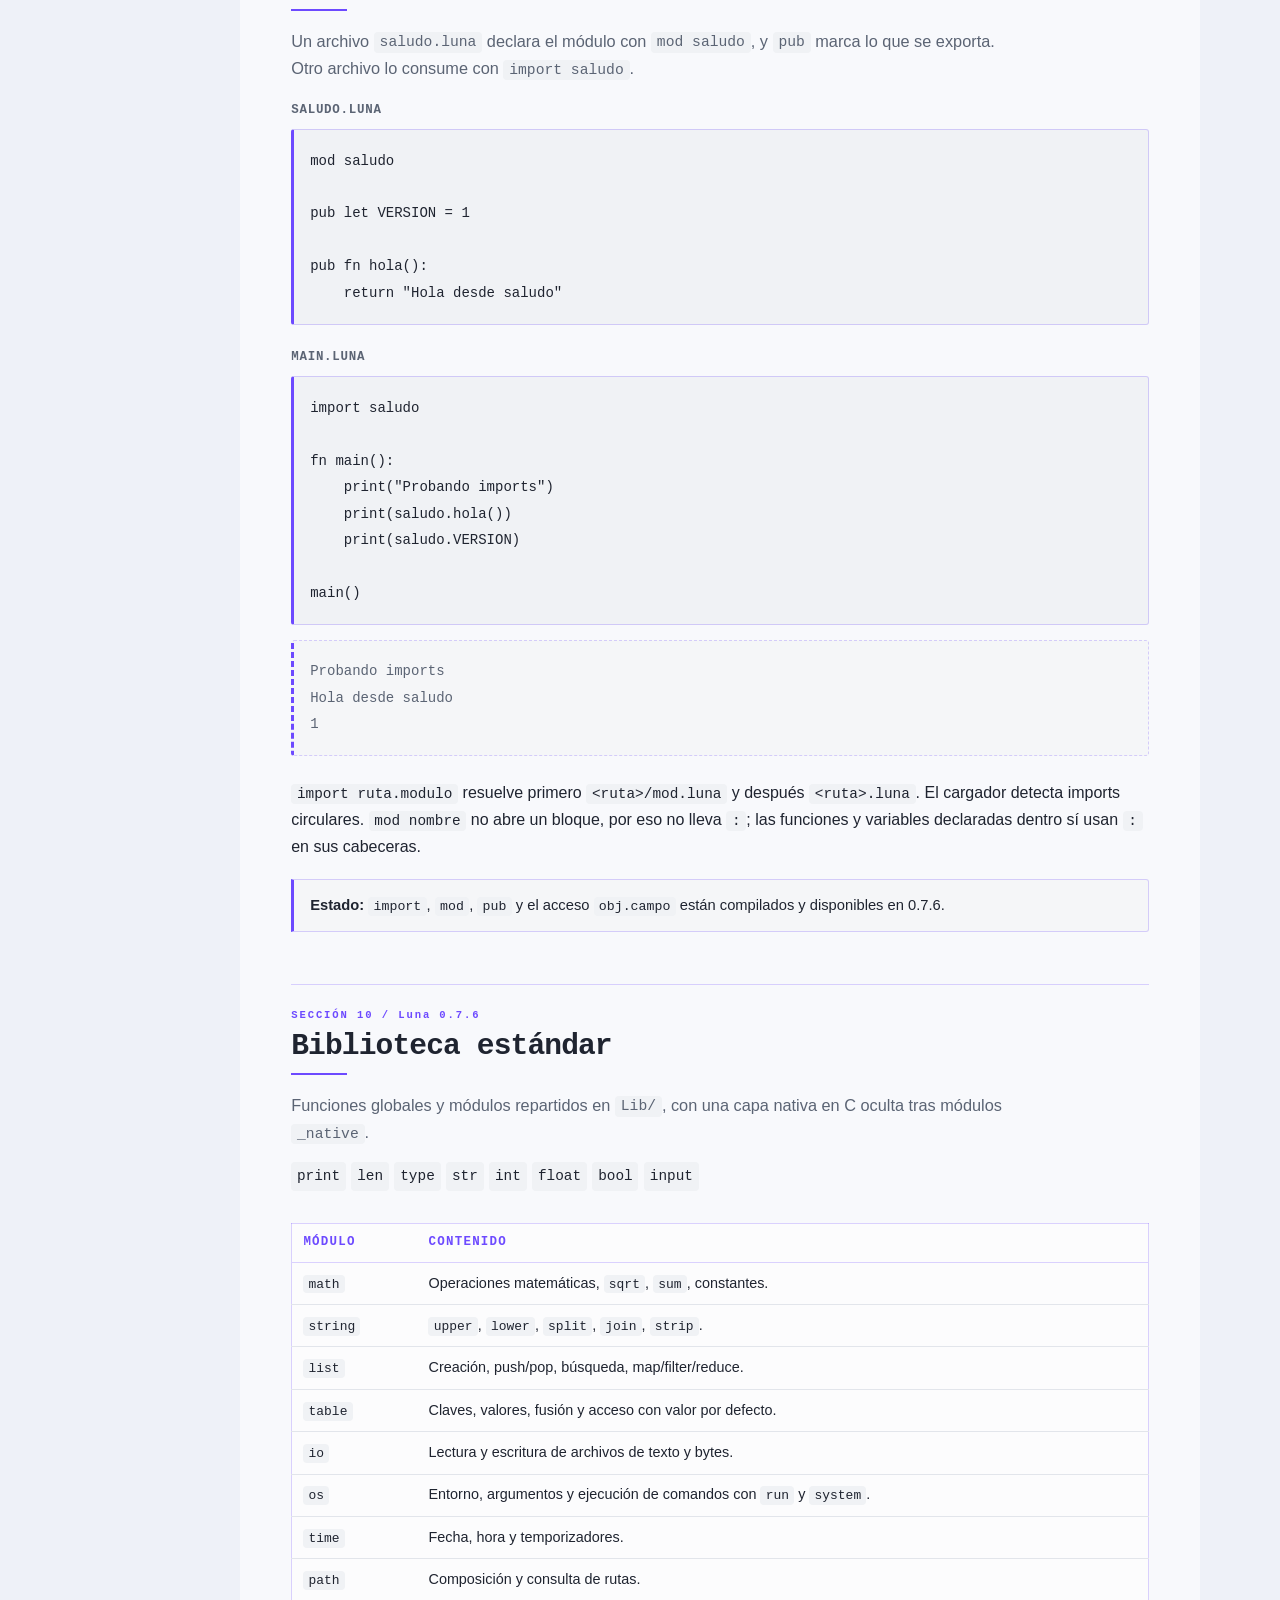
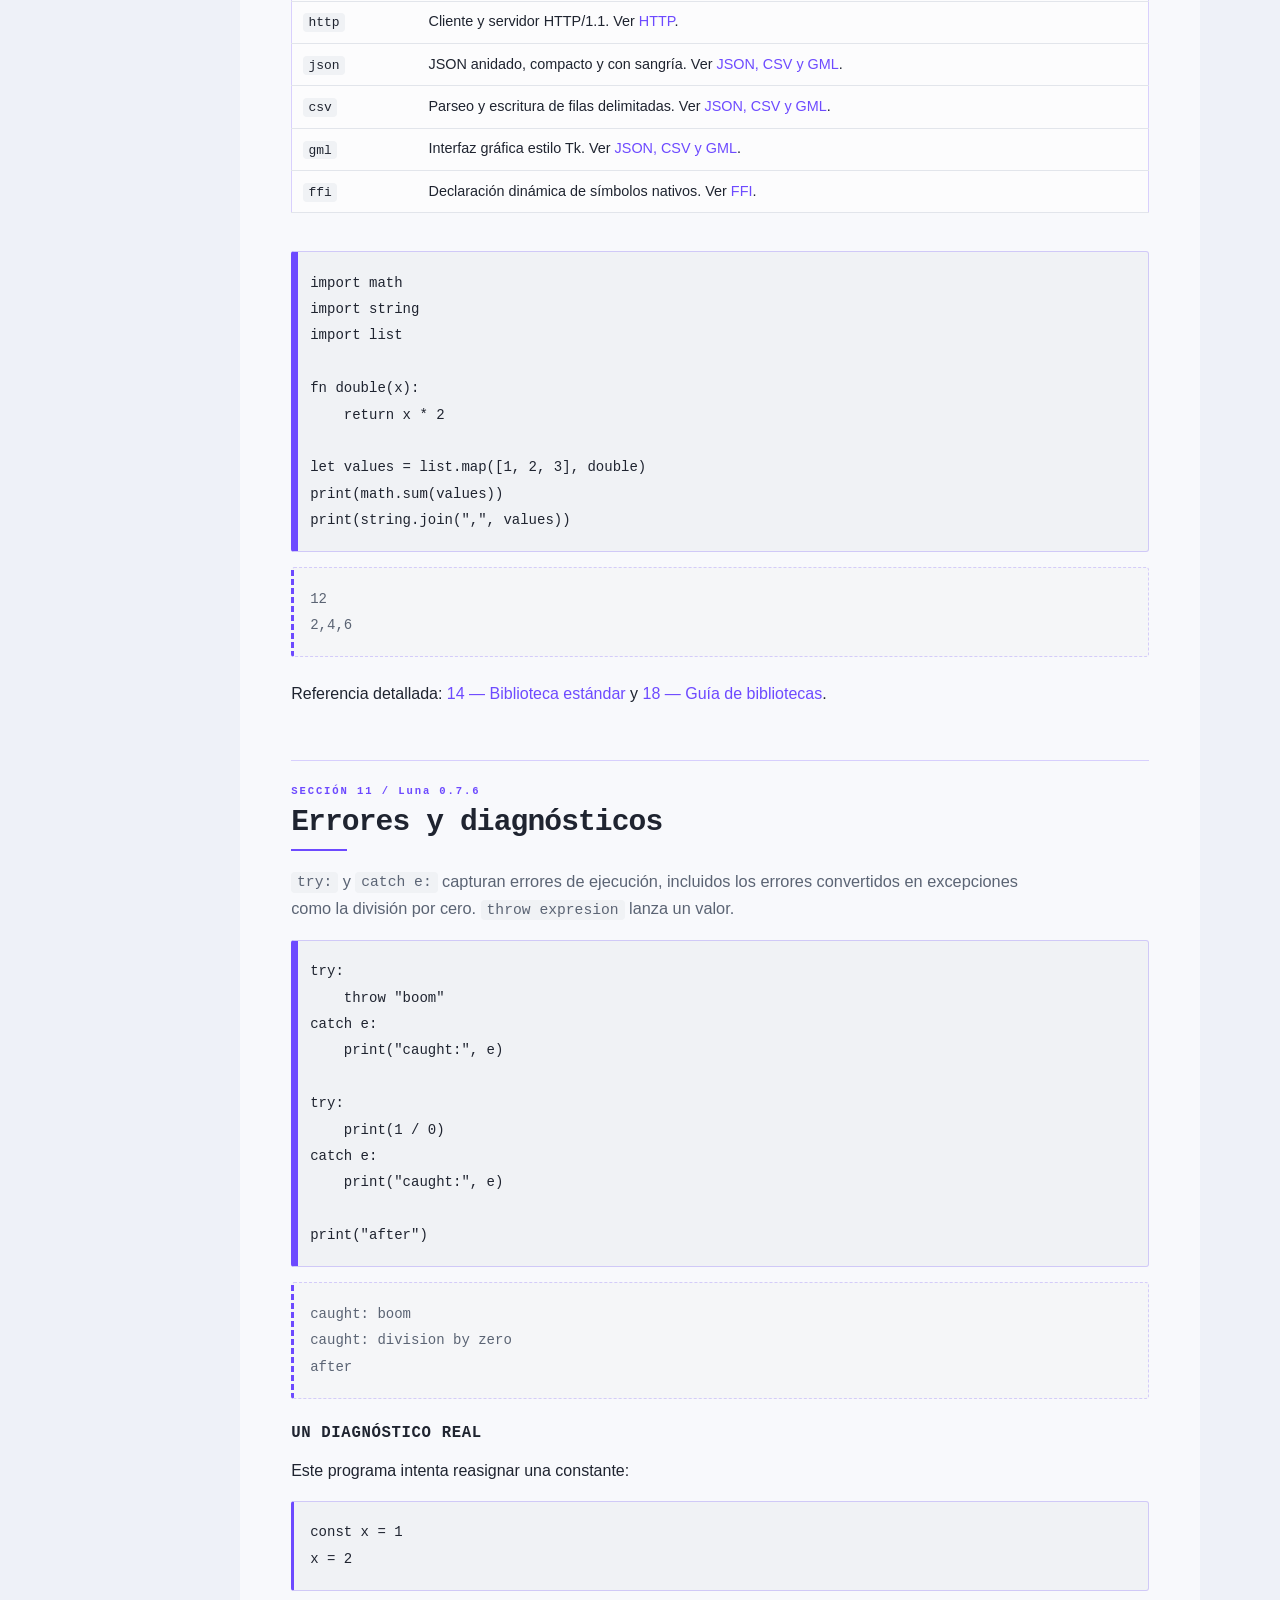
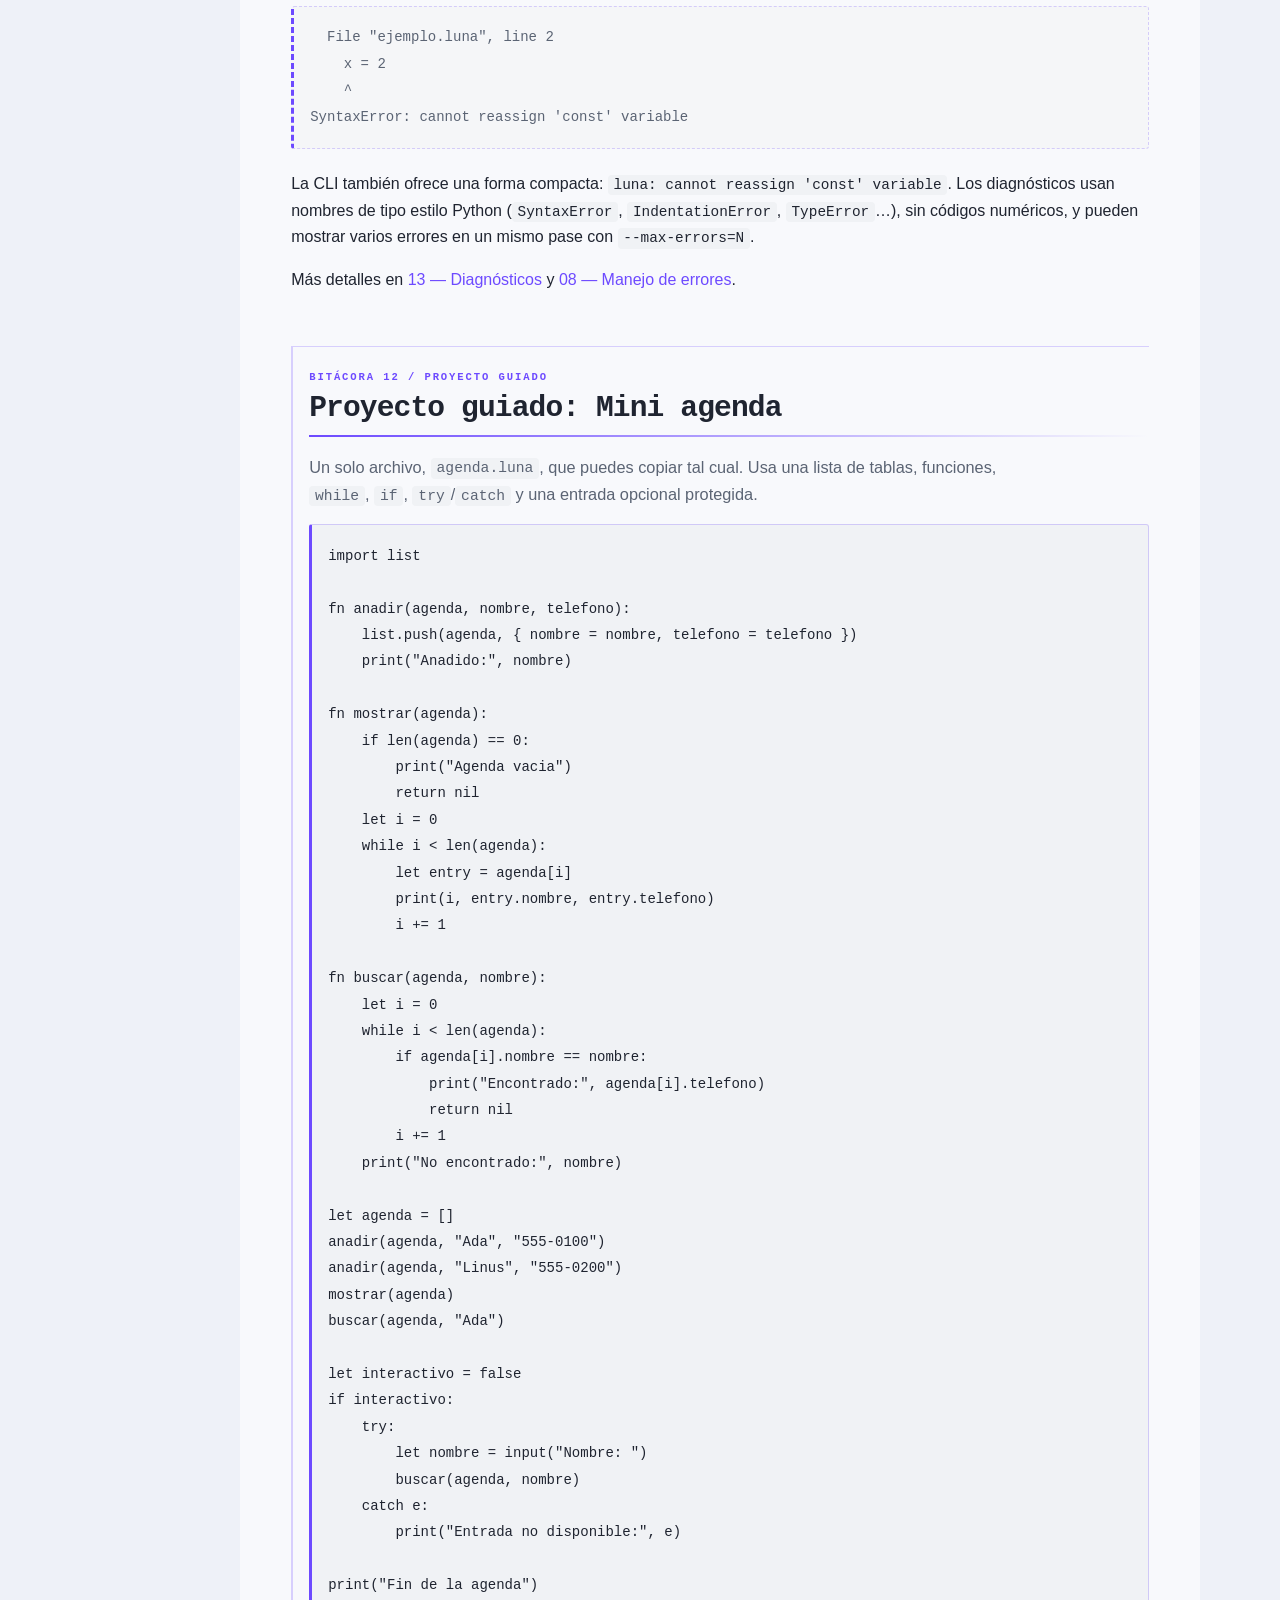
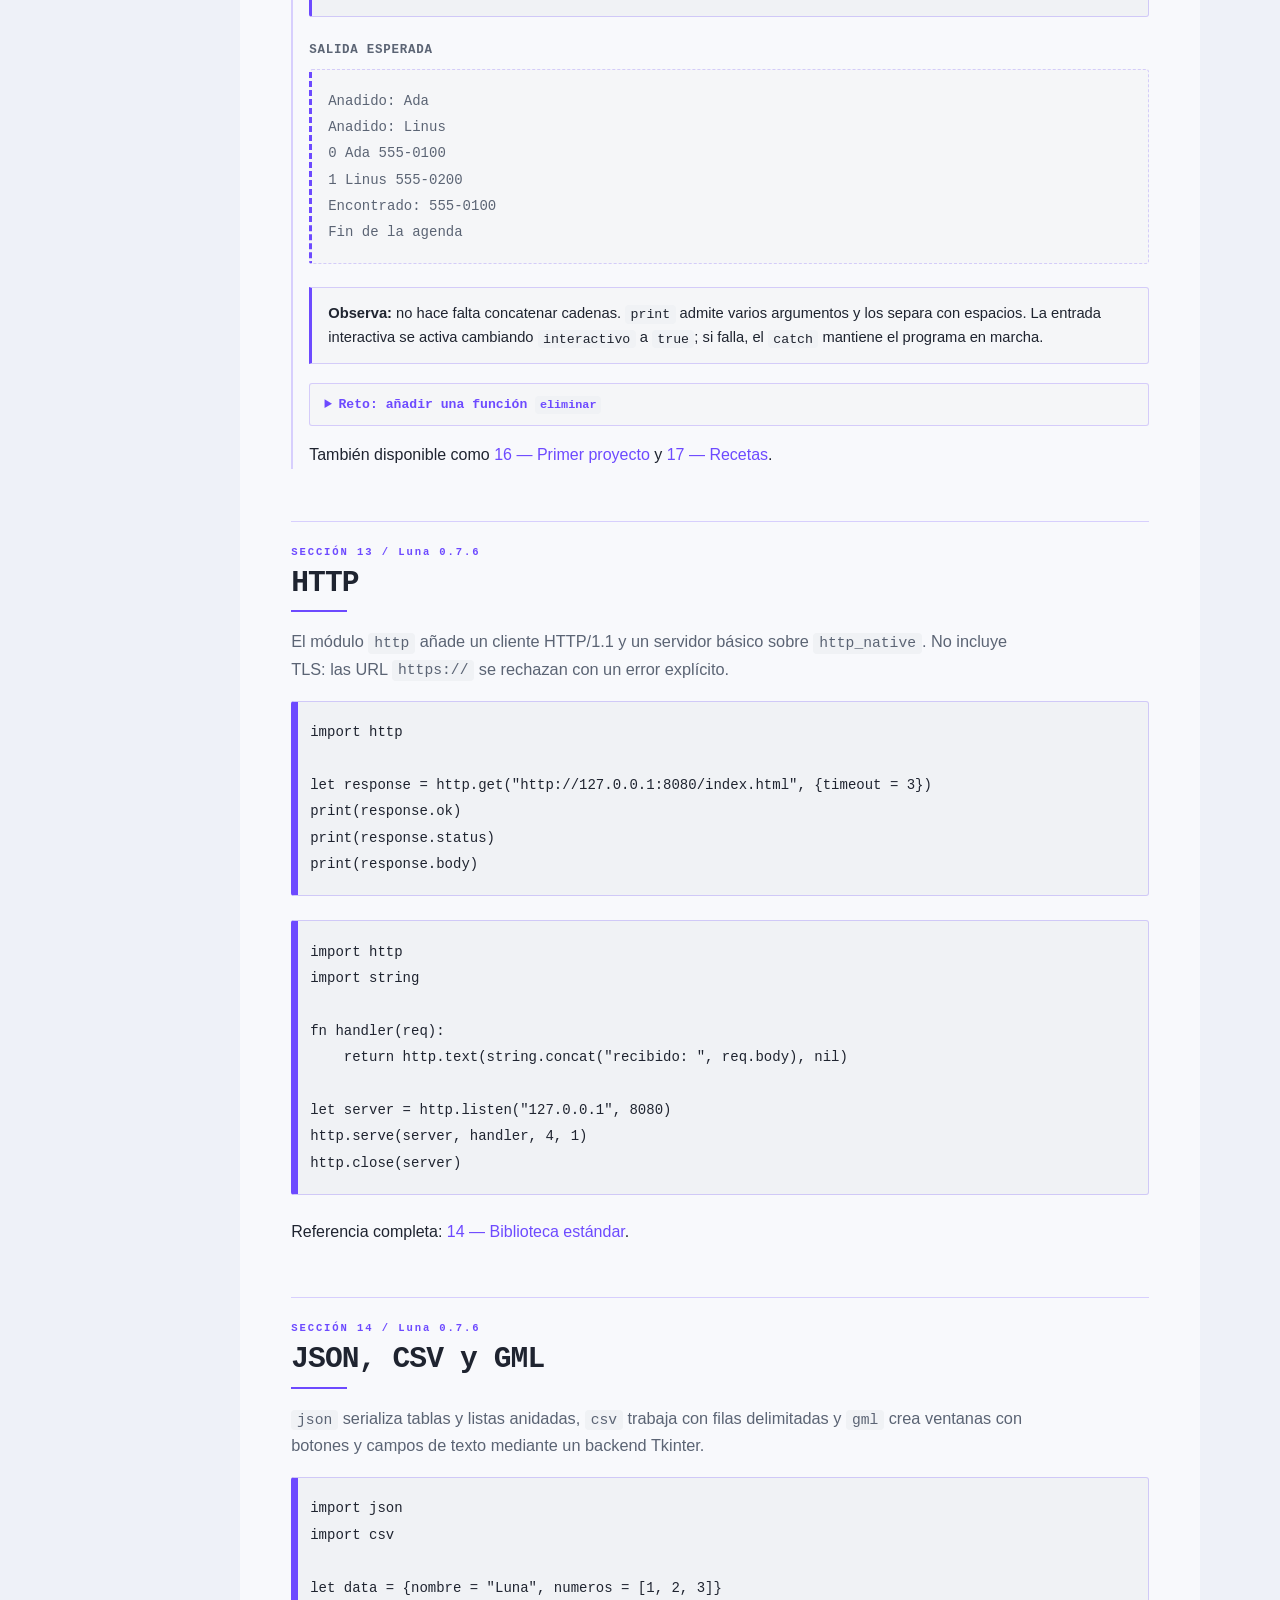
<file: docs/Web/index.html>
<!DOCTYPE html>
<html lang="es">
<head>
  <meta charset="UTF-8">
  <meta name="viewport" content="width=device-width, initial-scale=1.0">
  <meta name="description" content="Aprende Luna en 20 minutos: ruta guiada, tutoriales, referencia completa y ejemplos ejecutables de la versión v0.7.6.">
  <title>Documentación de Luna · v0.7.6</title>
  <link rel="icon" href="luna-logo.svg" type="image/svg+xml">
  <link rel="stylesheet" href="styles.css">
</head>
<body>
  <header class="topbar">
    <button class="menu-toggle" id="menu-toggle" aria-label="Abrir menú" aria-expanded="false">☰</button>
    <a class="brand" href="#inicio">
      <img src="luna-logo.svg" alt="Luna" width="40" height="40">
      <span>Luna <small>docs</small></span>
    </a>
    <span class="version">v0.7.6</span>
    <div class="topbar-actions">
      <div class="search">
        <input type="search" id="search" placeholder="Buscar…" aria-label="Buscar en la documentación" aria-controls="search-results" aria-expanded="false" autocomplete="off">
        <span class="kbd" aria-hidden="true">Ctrl K</span>
        <ul class="search-results" id="search-results" aria-label="Resultados de búsqueda" aria-live="polite" hidden></ul>
      </div>
      <button class="icon-button" id="theme-toggle" aria-label="Cambiar tema" title="Cambiar tema">◐</button>
      <a class="icon-button" href="../MD/README.md" aria-label="Ver documentación Markdown" title="Ver documentación Markdown">M↓</a>
    </div>
  </header>

  <div class="layout">
    <aside class="sidebar" id="sidebar">
      <nav aria-label="Navegación de la documentación">
        <p class="nav-title">Ruta lunar</p>
        <a href="#inicio">Inicio</a>
        <a href="#ruta">Ruta lunar</a>
        <a href="#primer-programa">Primer programa</a>
        <p class="nav-title">Guía</p>
        <a href="#sintaxis">Sintaxis</a>
        <a href="#tipos">Tipos de datos</a>
        <a href="#operadores">Operadores</a>
        <a href="#control-flujo">Control de flujo</a>
        <a href="#funciones">Funciones</a>
        <a href="#colecciones">Colecciones</a>
        <a href="#modulos">Módulos</a>
        <a href="#stdlib">Biblioteca estándar</a>
        <a href="#errores">Errores y diagnósticos</a>
        <p class="nav-title">Proyecto</p>
        <a href="#proyecto">Mini agenda</a>
        <p class="nav-title">Referencia</p>
        <a href="#ffi">FFI</a>
        <a href="#cli">CLI</a>
        <a href="#api-c">API C</a>
        <a href="#estado">Estado y límites</a>
        <p class="nav-title">Recursos</p>
        <a href="#recursos">Centro de recursos</a>
        <a href="../MD/README.md">Documentos Markdown</a>
        <a href="../Ayuda/README.md">Ayuda y archivos extra</a>
      </nav>
    </aside>

    <main class="content" id="contenido">
      <nav class="jump-bar" aria-label="Saltos rápidos">
        <span class="jump-label">Índice</span>
        <a href="#ruta">01 Ruta</a>
        <a href="#primer-programa">02 Tutorial</a>
        <a href="#sintaxis">03 Guía</a>
        <a href="#proyecto">04 Proyecto</a>
        <a href="#ffi">05 FFI</a>
        <a href="#cli">06 CLI</a>
        <a href="#recursos">07 Recursos</a>
      </nav>

      <section id="inicio" class="hero">
        <p class="tag">Observatorio lunar · v0.7.6 · ABI 1</p>
        <h1>Aprende Luna en <span class="accent">20 minutos</span> y escribe tu primer programa.</h1>
        <p class="lead">Luna es un lenguaje pequeño, embebible y con CLI estilo Python. Esta web es autocontenida: sigue la ruta, copia los ejemplos y ejecútalos sin consultar fuentes externas.</p>
        <p class="notice">Requiere un compilador C11 y Python 3. La sintaxis y la API C pueden cambiar entre versiones; no se recomienda uso en producción.</p>
        <div class="hero-actions">
          <a class="button primary" href="#ruta">Seguir la ruta lunar</a>
          <a class="button" href="#primer-programa">Ir al primer programa</a>
        </div>
        <div class="card-grid quick-index" aria-label="Índice rápido">
          <a class="card" href="#primer-programa"><span class="tag">Tutorial</span><strong>Tu primer programa</strong><small>Tres pasos y una salida esperada.</small></a>
          <a class="card" href="#sintaxis"><span class="tag">Bases</span><strong>Sintaxis y tipos</strong><small>Bloques con <code>:</code>, literales y escapes.</small></a>
          <a class="card" href="#funciones"><span class="tag">Guía</span><strong>Funciones y colecciones</strong><small>Recursión, closures, listas y tablas.</small></a>
          <a class="card" href="#proyecto"><span class="tag">Proyecto</span><strong>Mini agenda</strong><small>Un archivo completo y ejecutable.</small></a>
          <a class="card" href="#ffi"><span class="tag">Referencia</span><strong>FFI con <code>extern</code></strong><small>Llama a C desde Luna.</small></a>
          <a class="card" href="#cli"><span class="tag">Herramientas</span><strong>CLI y build</strong><small>Todas las opciones y subcomandos.</small></a>
        </div>
      </section>

      <section id="ruta">
        <h2>Ruta lunar</h2>
        <p class="lead">Cuatro hitos y cerca de 20 minutos. Marca cada hito al terminarlo: el progreso se guarda en este navegador.</p>
        <div class="progress-rail" role="progressbar" aria-label="Progreso de la ruta lunar" aria-valuemin="0" aria-valuemax="4" aria-valuenow="0" id="progress-rail">
          <div class="progress-rail-fill" id="progress-fill"></div>
        </div>
        <p class="progress-label">
          <span id="route-progress" aria-live="polite">0 de 4 hitos completados</span>
          <button class="text-button" type="button" id="route-reset">Reiniciar ruta</button>
        </p>
        <div class="roadmap">
          <article class="milestone">
            <input class="checkpoint" type="checkbox" id="hito-despegue" data-checkpoint="despegue">
            <label for="hito-despegue"><span class="sr-only">Marcar hito Despegue como completado</span></label>
            <span class="milestone-num">01</span>
            <h3>Despegue</h3>
            <p class="tag">3 min · Instalar y ejecutar</p>
            <p>Compila el intérprete y ejecuta tu primer archivo desde la terminal.</p>
            <a href="#primer-programa">Abrir hito →</a>
          </article>
          <article class="milestone">
            <input class="checkpoint" type="checkbox" id="hito-orbita" data-checkpoint="orbita">
            <label for="hito-orbita"><span class="sr-only">Marcar hito Órbita como completado</span></label>
            <span class="milestone-num">02</span>
            <h3>Órbita</h3>
            <p class="tag">6 min · Sintaxis y tipos</p>
            <p>Domina la indentación, los bloques con <code>:</code>, los literales y los operadores.</p>
            <a href="#sintaxis">Abrir hito →</a>
          </article>
          <article class="milestone">
            <input class="checkpoint" type="checkbox" id="hito-aterrizaje" data-checkpoint="aterrizaje">
            <label for="hito-aterrizaje"><span class="sr-only">Marcar hito Aterrizaje como completado</span></label>
            <span class="milestone-num">03</span>
            <h3>Aterrizaje</h3>
            <p class="tag">7 min · Funciones y errores</p>
            <p>Escribe funciones, maneja colecciones y captura errores con <code>try</code>/<code>catch</code>.</p>
            <a href="#funciones">Abrir hito →</a>
          </article>
          <article class="milestone">
            <input class="checkpoint" type="checkbox" id="hito-exploracion" data-checkpoint="exploracion">
            <label for="hito-exploracion"><span class="sr-only">Marcar hito Exploración como completado</span></label>
            <span class="milestone-num">04</span>
            <h3>Exploración</h3>
            <p class="tag">4 min · Módulos, stdlib y FFI</p>
            <p>Organiza archivos, usa la biblioteca estándar y llama a funciones C.</p>
            <a href="#modulos">Abrir hito →</a>
          </article>
        </div>
      </section>

      <section id="primer-programa">
        <h2>Tu primer programa</h2>
        <p class="lead">Tres pasos. Copia, pega y ejecuta; no hay nada más que instalar que el compilador del repositorio.</p>
        <div class="step">
          <span class="step-num">1</span>
          <div class="step-body">
            <h3>Crea <code>hola.luna</code></h3>
            <p>Guarda este contenido en un archivo llamado <code>hola.luna</code>.</p>
            <pre><button class="copy" type="button">Copiar</button><code class="language-luna">let nombre = "Luna"
print(nombre)</code></pre>
          </div>
        </div>
        <div class="step">
          <span class="step-num">2</span>
          <div class="step-body">
            <h3>Compila y ejecuta</h3>
            <p>Desde la raíz del repositorio:</p>
            <pre><button class="copy" type="button">Copiar</button><code class="language-bash">./luna.py build
./build/luna hola.luna</code></pre>
          </div>
        </div>
        <div class="step">
          <span class="step-num">3</span>
          <div class="step-body">
            <h3>Comprueba la salida</h3>
            <div class="output"><pre><button class="copy" type="button">Copiar</button><code class="language-output">Luna</code></pre></div>
          </div>
        </div>
        <div class="callout info">
          <strong>Atajo:</strong> con <code>./build/luna -c 'let x = 1'</code> ejecutas código sin archivo, con <code>-</code> lees desde <code>stdin</code> y sin argumentos abres el REPL. Ver <a href="#cli">CLI</a>.
        </div>
      </section>

      <section id="sintaxis">
        <h2>Sintaxis</h2>
        <p class="lead">La indentación define los bloques. Usa espacios (4 por nivel): los tabuladores en la indentación son un error.</p>
        <ul>
          <li>Las cabeceras de bloque terminan en <code>:</code> y van seguidas de una línea indentada. Aplica a <code>fn</code>, <code>if</code>, <code>else if</code>, <code>else</code>, <code>while</code>, <code>try</code> y <code>catch</code>.</li>
          <li>El carácter <code>#</code> inicia un comentario de línea fuera de las cadenas.</li>
          <li><code>let</code> declara variables reasignables; <code>const</code> declara variables que no pueden reasignarse.</li>
          <li><code>mod nombre</code> es una declaración de módulo, no una cabecera de bloque: no lleva <code>:</code>.</li>
        </ul>
        <div class="example">
          <pre><button class="copy" type="button">Copiar</button><code class="language-luna">let nombre = "Luna"
const pi = 3.14159

fn saludar(quien):
    print("Hola", quien)

saludar(nombre)</code></pre>
          <div class="output"><pre><button class="copy" type="button">Copiar</button><code class="language-output">Hola Luna</code></pre></div>
        </div>
        <h3>Palabras reservadas</h3>
        <p class="keywords"><code>and</code> <code>break</code> <code>catch</code> <code>const</code> <code>continue</code> <code>else</code> <code>extern</code> <code>false</code> <code>fn</code> <code>for</code> <code>if</code> <code>import</code> <code>in</code> <code>let</code> <code>mod</code> <code>nil</code> <code>not</code> <code>or</code> <code>pub</code> <code>return</code> <code>throw</code> <code>true</code> <code>try</code> <code>while</code></p>
        <div class="callout warn">
          <strong>Ojo:</strong> <code>for</code>, <code>break</code> y <code>continue</code> están en la lista de palabras reservadas, pero el compilador actual no emite código para ellos. Consulta <a href="#control-flujo">control de flujo</a>.
        </div>
      </section>

      <section id="tipos">
        <h2>Tipos de datos</h2>
        <p class="lead">Nueve tipos en tiempo de ejecución. Las listas y las tablas están disponibles de extremo a extremo.</p>
        <div class="table-wrap">
          <table>
            <thead><tr><th>Tipo</th><th>Ejemplo</th><th>Notas</th></tr></thead>
            <tbody>
              <tr><td><code>nil</code></td><td><code>nil</code></td><td>Valor vacío; es falso en una condición.</td></tr>
              <tr><td><code>boolean</code></td><td><code>true</code>, <code>false</code></td><td>Solo <code>nil</code> y <code>false</code> son falsy.</td></tr>
              <tr><td><code>integer</code></td><td><code>42</code>, <code>0x2A</code>, <code>0b101010</code></td><td>Decimal, hexadecimal y binario.</td></tr>
              <tr><td><code>float</code></td><td><code>3.14</code>, <code>1e-3</code>, <code>2.5E+4</code></td><td>Notación decimal y exponencial.</td></tr>
              <tr><td><code>string</code></td><td><code>"hola"</code></td><td>Solo comillas dobles; admite escapes.</td></tr>
              <tr><td><code>list</code></td><td><code>[1, 2, 3]</code></td><td>Secuencia indexable; se puede modificar.</td></tr>
              <tr><td><code>table</code></td><td><code>{ x = 1 }</code></td><td>Claves de identificador; acceso <code>t.clave</code> y <code>t["clave"]</code>.</td></tr>
              <tr><td><code>function</code></td><td><code>fn f():</code></td><td>Definidas con <code>fn</code> o registradas desde C.</td></tr>
              <tr><td><code>userdata</code></td><td><code>ffi.declare(...)</code></td><td>Datos opacos creados desde la API C o FFI.</td></tr>
            </tbody>
          </table>
        </div>
        <h3>Literales y escapes</h3>
        <p>Las cadenas admiten <code>\n</code>, <code>\t</code>, <code>\r</code>, <code>\0</code>, <code>\\</code> y <code>\"</code>. Consulta el tipo en tiempo de ejecución con <code>type(valor)</code>.</p>
        <div class="example">
          <pre><button class="copy" type="button">Copiar</button><code class="language-luna">let a = 42
let b = 0x2A
let c = 0b101010
let d = 3.14
let e = 1e-3
let f = 2.5E+4
let numeros = [1, 2, 3]
let persona = { nombre = "Ada", edad = 36 }
print(type(a), type(d), type(numeros))</code></pre>
          <div class="output"><pre><button class="copy" type="button">Copiar</button><code class="language-output">integer float list</code></pre></div>
        </div>
      </section>

      <section id="operadores">
        <h2>Operadores</h2>
        <p class="lead">De menor a mayor precedencia. La asociatividad indica cómo se agrupan operadores del mismo nivel.</p>
        <div class="table-wrap">
          <table>
            <thead><tr><th>Nivel</th><th>Operadores</th><th>Asociatividad</th></tr></thead>
            <tbody>
              <tr><td>1</td><td><code>or</code></td><td>izquierda</td></tr>
              <tr><td>2</td><td><code>and</code></td><td>izquierda</td></tr>
              <tr><td>3</td><td><code>not</code></td><td>prefijo</td></tr>
              <tr><td>4</td><td><code>==</code> <code>!=</code> <code>&lt;</code> <code>&gt;</code> <code>&lt;=</code> <code>&gt;=</code></td><td>izquierda</td></tr>
              <tr><td>5</td><td><code>+</code> <code>-</code></td><td>izquierda</td></tr>
              <tr><td>6</td><td><code>*</code> <code>/</code> <code>%</code></td><td>izquierda</td></tr>
              <tr><td>7</td><td><code>**</code>, unario <code>-</code></td><td>derecha</td></tr>
            </tbody>
          </table>
        </div>
        <p>La división <code>/</code> y la potencia <code>**</code> producen <code>float</code>; dividir entre cero es un error capturable. Las asignaciones compuestas <code>+=</code>, <code>-=</code>, <code>*=</code> y <code>/=</code> funcionan con variables, índices y campos.</p>
        <div class="callout warn">
          <strong>Importante:</strong> <code>+</code> no concatena cadenas. Para mostrar varias piezas usa <code>print(a, b)</code>; para unir una lista de texto usa <code>string.join</code>. Ver <a href="#stdlib">biblioteca estándar</a>.
        </div>
        <div class="example">
          <pre><button class="copy" type="button">Copiar</button><code class="language-luna">let a = 7
let b = 2
print(a + b)
print(a / b)
print(a ** b)
print(a % b)
print(not (a == b))</code></pre>
          <div class="output"><pre><button class="copy" type="button">Copiar</button><code class="language-output">9
3.5
49
1
true</code></pre></div>
        </div>
      </section>

      <section id="control-flujo">
        <h2>Control de flujo</h2>
        <p class="lead">Las cabeceras <code>if</code>, <code>else if</code>, <code>else</code> y <code>while</code> terminan en <code>:</code>.</p>
        <div class="example">
          <pre><button class="copy" type="button">Copiar</button><code class="language-luna">let x = 12

if x &gt; 10:
    print("grande")
else if x &gt; 5:
    print("mediano")
else:
    print("pequeño")

while x &gt; 0:
    x -= 3
print(x)</code></pre>
          <div class="output"><pre><button class="copy" type="button">Copiar</button><code class="language-output">grande
0</code></pre></div>
        </div>
        <h3>Lo que aún no se compila</h3>
        <div class="table-wrap">
          <table>
            <thead><tr><th>Construcción</th><th>Parser</th><th>Compilador / VM</th><th>Alternativa</th></tr></thead>
            <tbody>
              <tr><td><code>for ... in</code></td><td>Sí</td><td>No: <code>for loops not yet implemented</code></td><td><code>while</code> con un índice.</td></tr>
              <tr><td><code>break</code></td><td>Sí</td><td>No genera código</td><td>Reestructura la condición del <code>while</code>.</td></tr>
              <tr><td><code>continue</code></td><td>Sí</td><td>No genera código</td><td>Agrupa el trabajo bajo una condición.</td></tr>
            </tbody>
          </table>
        </div>
        <details class="solution">
          <summary>Solución: cuenta atrás sin <code>for</code></summary>
          <pre><button class="copy" type="button">Copiar</button><code class="language-luna">let i = 5
while i &gt; 0:
    print(i)
    i -= 1</code></pre>
        </details>
      </section>

      <section id="funciones">
        <h2>Funciones</h2>
        <p class="lead">Se definen con <code>fn nombre(parámetros):</code>, se llaman con paréntesis y devuelven valores con <code>return</code>. Los parámetros omitidos se inicializan con <code>nil</code>.</p>
        <div class="example">
          <pre><button class="copy" type="button">Copiar</button><code class="language-luna">fn suma(a, b):
    return a + b

print(suma(2, 3))</code></pre>
          <div class="output"><pre><button class="copy" type="button">Copiar</button><code class="language-output">5</code></pre></div>
        </div>
        <h3>Recursión</h3>
        <div class="example">
          <pre><button class="copy" type="button">Copiar</button><code class="language-luna">fn deep(n):
    if n == 0:
        return 0
    return 1 + deep(n - 1)

print(deep(150))</code></pre>
          <div class="output"><pre><button class="copy" type="button">Copiar</button><code class="language-output">150</code></pre></div>
        </div>
        <h3>Closures</h3>
        <p>Una función definida dentro de otra captura las variables de su entorno. Aquí <code>get</code> y <code>set</code> comparten la misma variable <code>x</code>.</p>
        <div class="example">
          <pre><button class="copy" type="button">Copiar</button><code class="language-luna">fn make():
    let x = 10
    fn get():
        return x
    fn set(v):
        x = v
    return [get, set]

let p = make()
print(p[0]())
p[1](99)
print(p[0]())</code></pre>
          <div class="output"><pre><button class="copy" type="button">Copiar</button><code class="language-output">10
99</code></pre></div>
        </div>
        <p><code>print</code> es una nativa, pero no la única: <code>len</code>, <code>type</code>, <code>str</code>, <code>int</code>, <code>float</code> e <code>input</code> y los módulos de la biblioteca estándar también registran sus propias nativas.</p>
      </section>

      <section id="colecciones">
        <h2>Colecciones</h2>
        <p class="lead">Listas y tablas literales con indexación, acceso a campos y asignación compuesta.</p>
        <div class="example">
          <pre><button class="copy" type="button">Copiar</button><code class="language-luna">import list
import table

let nums = [10, 20, 30]
print(nums[0])
nums[0] = 99
nums[1] += 5
print(nums[0], nums[1])

let config = { host = "localhost", port = 8080 }
print(config.host, config.port)
config.port += 100
config["port"] += 1
print(config.port)

list.push(nums, 40)
print(list.first(nums), list.last(nums))
print(table.has(config, "host"))
print(table.get(config, "port"))</code></pre>
          <div class="output"><pre><button class="copy" type="button">Copiar</button><code class="language-output">10
99 25
localhost 8080
8181
99 40
true
8181</code></pre></div>
        </div>
        <p>El módulo <code>list</code> expone <code>new</code>, <code>push</code>, <code>pop</code>, <code>get</code>, <code>set</code>, <code>len</code>, <code>first</code>, <code>last</code>, <code>map</code>, <code>filter</code> y <code>reduce</code>, entre otros. El módulo <code>table</code> expone <code>new</code>, <code>get</code>, <code>set</code>, <code>has</code>, <code>keys</code>, <code>values</code> y <code>merge</code>.</p>
      </section>

      <section id="modulos">
        <h2>Módulos y visibilidad</h2>
        <p class="lead">Un archivo <code>saludo.luna</code> declara el módulo con <code>mod saludo</code>, y <code>pub</code> marca lo que se exporta. Otro archivo lo consume con <code>import saludo</code>.</p>
        <div class="example">
          <p class="file-label">saludo.luna</p>
          <pre><button class="copy" type="button">Copiar</button><code class="language-luna">mod saludo

pub let VERSION = 1

pub fn hola():
    return "Hola desde saludo"</code></pre>
          <p class="file-label">main.luna</p>
          <pre><button class="copy" type="button">Copiar</button><code class="language-luna">import saludo

fn main():
    print("Probando imports")
    print(saludo.hola())
    print(saludo.VERSION)

main()</code></pre>
          <div class="output"><pre><button class="copy" type="button">Copiar</button><code class="language-output">Probando imports
Hola desde saludo
1</code></pre></div>
        </div>
        <p><code>import ruta.modulo</code> resuelve primero <code>&lt;ruta&gt;/mod.luna</code> y después <code>&lt;ruta&gt;.luna</code>. El cargador detecta imports circulares. <code>mod nombre</code> no abre un bloque, por eso no lleva <code>:</code>; las funciones y variables declaradas dentro sí usan <code>:</code> en sus cabeceras.</p>
        <div class="callout info">
          <strong>Estado:</strong> <code>import</code>, <code>mod</code>, <code>pub</code> y el acceso <code>obj.campo</code> están compilados y disponibles en 0.7.6.
        </div>
      </section>

      <section id="stdlib">
        <h2>Biblioteca estándar</h2>
        <p class="lead">Funciones globales y módulos repartidos en <code>Lib/</code>, con una capa nativa en C oculta tras módulos <code>_native</code>.</p>
        <p class="keywords"><code>print</code> <code>len</code> <code>type</code> <code>str</code> <code>int</code> <code>float</code> <code>bool</code> <code>input</code></p>
        <div class="table-wrap">
          <table>
            <thead><tr><th>Módulo</th><th>Contenido</th></tr></thead>
            <tbody>
              <tr><td><code>math</code></td><td>Operaciones matemáticas, <code>sqrt</code>, <code>sum</code>, constantes.</td></tr>
              <tr><td><code>string</code></td><td><code>upper</code>, <code>lower</code>, <code>split</code>, <code>join</code>, <code>strip</code>.</td></tr>
              <tr><td><code>list</code></td><td>Creación, push/pop, búsqueda, map/filter/reduce.</td></tr>
              <tr><td><code>table</code></td><td>Claves, valores, fusión y acceso con valor por defecto.</td></tr>
              <tr><td><code>io</code></td><td>Lectura y escritura de archivos de texto y bytes.</td></tr>
              <tr><td><code>os</code></td><td>Entorno, argumentos y ejecución de comandos con <code>run</code> y <code>system</code>.</td></tr>
              <tr><td><code>time</code></td><td>Fecha, hora y temporizadores.</td></tr>
              <tr><td><code>path</code></td><td>Composición y consulta de rutas.</td></tr>
              <tr><td><code>http</code></td><td>Cliente y servidor HTTP/1.1. Ver <a href="#http">HTTP</a>.</td></tr>
              <tr><td><code>json</code></td><td>JSON anidado, compacto y con sangría. Ver <a href="#json-csv-gml">JSON, CSV y GML</a>.</td></tr>
              <tr><td><code>csv</code></td><td>Parseo y escritura de filas delimitadas. Ver <a href="#json-csv-gml">JSON, CSV y GML</a>.</td></tr>
              <tr><td><code>gml</code></td><td>Interfaz gráfica estilo Tk. Ver <a href="#json-csv-gml">JSON, CSV y GML</a>.</td></tr>
              <tr><td><code>ffi</code></td><td>Declaración dinámica de símbolos nativos. Ver <a href="#ffi">FFI</a>.</td></tr>
            </tbody>
          </table>
        </div>
        <div class="example">
          <pre><button class="copy" type="button">Copiar</button><code class="language-luna">import math
import string
import list

fn double(x):
    return x * 2

let values = list.map([1, 2, 3], double)
print(math.sum(values))
print(string.join(",", values))</code></pre>
          <div class="output"><pre><button class="copy" type="button">Copiar</button><code class="language-output">12
2,4,6</code></pre></div>
        </div>
        <p>Referencia detallada: <a href="../MD/14-biblioteca-estandar.md">14 — Biblioteca estándar</a> y <a href="../MD/18-guia-de-bibliotecas.md">18 — Guía de bibliotecas</a>.</p>
      </section>

      <section id="errores">
        <h2>Errores y diagnósticos</h2>
        <p class="lead"><code>try:</code> y <code>catch e:</code> capturan errores de ejecución, incluidos los errores convertidos en excepciones como la división por cero. <code>throw expresion</code> lanza un valor.</p>
        <div class="example">
          <pre><button class="copy" type="button">Copiar</button><code class="language-luna">try:
    throw "boom"
catch e:
    print("caught:", e)

try:
    print(1 / 0)
catch e:
    print("caught:", e)

print("after")</code></pre>
          <div class="output"><pre><button class="copy" type="button">Copiar</button><code class="language-output">caught: boom
caught: division by zero
after</code></pre></div>
        </div>
        <h3>Un diagnóstico real</h3>
        <p>Este programa intenta reasignar una constante:</p>
        <pre><button class="copy" type="button">Copiar</button><code class="language-luna">const x = 1
x = 2</code></pre>
        <div class="output"><pre><button class="copy" type="button">Copiar</button><code class="language-output">  File "ejemplo.luna", line 2
    x = 2
    ^
SyntaxError: cannot reassign 'const' variable</code></pre></div>
        <p>La CLI también ofrece una forma compacta: <code>luna: cannot reassign 'const' variable</code>. Los diagnósticos usan nombres de tipo estilo Python (<code>SyntaxError</code>, <code>IndentationError</code>, <code>TypeError</code>…), sin códigos numéricos, y pueden mostrar varios errores en un mismo pase con <code>--max-errors=N</code>.</p>
        <p>Más detalles en <a href="../MD/13-diagnosticos.md">13 — Diagnósticos</a> y <a href="../MD/08-manejo-de-errores.md">08 — Manejo de errores</a>.</p>
      </section>

      <section id="proyecto">
        <h2>Proyecto guiado: Mini agenda</h2>
        <p class="lead">Un solo archivo, <code>agenda.luna</code>, que puedes copiar tal cual. Usa una lista de tablas, funciones, <code>while</code>, <code>if</code>, <code>try</code>/<code>catch</code> y una entrada opcional protegida.</p>
        <pre><button class="copy" type="button">Copiar</button><code class="language-luna">import list

fn anadir(agenda, nombre, telefono):
    list.push(agenda, { nombre = nombre, telefono = telefono })
    print("Anadido:", nombre)

fn mostrar(agenda):
    if len(agenda) == 0:
        print("Agenda vacia")
        return nil
    let i = 0
    while i &lt; len(agenda):
        let entry = agenda[i]
        print(i, entry.nombre, entry.telefono)
        i += 1

fn buscar(agenda, nombre):
    let i = 0
    while i &lt; len(agenda):
        if agenda[i].nombre == nombre:
            print("Encontrado:", agenda[i].telefono)
            return nil
        i += 1
    print("No encontrado:", nombre)

let agenda = []
anadir(agenda, "Ada", "555-0100")
anadir(agenda, "Linus", "555-0200")
mostrar(agenda)
buscar(agenda, "Ada")

let interactivo = false
if interactivo:
    try:
        let nombre = input("Nombre: ")
        buscar(agenda, nombre)
    catch e:
        print("Entrada no disponible:", e)

print("Fin de la agenda")</code></pre>
        <p class="file-label">Salida esperada</p>
        <div class="output"><pre><button class="copy" type="button">Copiar</button><code class="language-output">Anadido: Ada
Anadido: Linus
0 Ada 555-0100
1 Linus 555-0200
Encontrado: 555-0100
Fin de la agenda</code></pre></div>
        <div class="callout info">
          <strong>Observa:</strong> no hace falta concatenar cadenas. <code>print</code> admite varios argumentos y los separa con espacios. La entrada interactiva se activa cambiando <code>interactivo</code> a <code>true</code>; si falla, el <code>catch</code> mantiene el programa en marcha.
        </div>
        <details class="solution">
          <summary>Reto: añadir una función <code>eliminar</code></summary>
          <p>Recorre la lista con <code>while</code>, compara <code>agenda[i].nombre</code> y usa <code>list.pop(agenda, i)</code> cuando encuentres el nombre. Devuelve <code>nil</code> al terminar.</p>
        </details>
        <p>También disponible como <a href="../MD/16-primer-proyecto.md">16 — Primer proyecto</a> y <a href="../MD/17-recetas.md">17 — Recetas</a>.</p>
      </section>

      <section id="http">
        <h2>HTTP</h2>
        <p class="lead">El módulo <code>http</code> añade un cliente HTTP/1.1 y un servidor básico sobre <code>http_native</code>. No incluye TLS: las URL <code>https://</code> se rechazan con un error explícito.</p>
        <div class="example">
          <pre><button class="copy" type="button">Copiar</button><code class="language-luna">import http

let response = http.get("http://127.0.0.1:8080/index.html", {timeout = 3})
print(response.ok)
print(response.status)
print(response.body)</code></pre>
        </div>
        <div class="example">
          <pre><button class="copy" type="button">Copiar</button><code class="language-luna">import http
import string

fn handler(req):
    return http.text(string.concat("recibido: ", req.body), nil)

let server = http.listen("127.0.0.1", 8080)
http.serve(server, handler, 4, 1)
http.close(server)</code></pre>
        </div>
        <p>Referencia completa: <a href="../MD/14-biblioteca-estandar.md#módulo-http">14 — Biblioteca estándar</a>.</p>
      </section>

      <section id="json-csv-gml">
        <h2>JSON, CSV y GML</h2>
        <p class="lead"><code>json</code> serializa tablas y listas anidadas, <code>csv</code> trabaja con filas delimitadas y <code>gml</code> crea ventanas con botones y campos de texto mediante un backend Tkinter.</p>
        <div class="example">
          <pre><button class="copy" type="button">Copiar</button><code class="language-luna">import json
import csv

let data = {nombre = "Luna", numeros = [1, 2, 3]}
print(json.pretty(data))
let rows = csv.parse("a,1\nb,2\n")
print(csv.encode(rows, ";"))</code></pre>
        </div>
        <div class="example">
          <pre><button class="copy" type="button">Copiar</button><code class="language-luna">import gml

let app = gml.app()
let win = gml.window(app, "Hola", 420, 200)
let field = gml.entry(app, win, "", 20, 20, 180, 28)

fn handler(event):
    if event.type == "click":
        print(gml.get_text(app, field))
        gml.quit(app)

gml.button(app, win, "Aceptar", 20, 70, 120, 32)
gml.run(app, handler, 16)</code></pre>
        </div>
        <p><code>gml</code> requiere <code>python3</code> con <code>tkinter</code> y un servidor de pantalla. La global <code>input(mensaje)</code> lee texto desde la terminal; el mensaje es opcional.</p>
      </section>

      <section id="ffi">
        <h2>FFI: llamar a C desde Luna</h2>
        <p class="lead">La declaración <code>extern nombre("librería", "firma")</code> enlaza una función C. Equivale a <code>let nombre = __ffi_declare("librería", "nombre", "firma")</code>.</p>
        <h3>Firma y tipos</h3>
        <p>La firma es <code>"retorno(arg1,arg2,...)"</code>. Tipos aceptados: <code>void</code>, <code>int</code> o <code>i64</code>, <code>float</code>, <code>f64</code> o <code>double</code>, <code>str</code>, <code>string</code> o <code>cstr</code>, y <code>ptr</code> o <code>pointer</code>.</p>
        <div class="table-wrap">
          <table>
            <thead><tr><th>Alias</th><th>Librería</th><th>Ejemplo</th></tr></thead>
            <tbody>
              <tr><td><code>""</code>, <code>"c"</code>, <code>"libc"</code></td><td>ABI de C</td><td><code>extern strlen("c", "int(str)")</code></td></tr>
              <tr><td><code>"self"</code></td><td>El propio proceso</td><td>símbolos ya cargados</td></tr>
              <tr><td><code>"m"</code>, <code>"libm"</code></td><td>Biblioteca matemática</td><td><code>extern pow("m", "float(float,float)")</code></td></tr>
            </tbody>
          </table>
        </div>
        <div class="example">
          <pre><button class="copy" type="button">Copiar</button><code class="language-luna">extern strlen("c", "int(str)")
extern abs("c", "int(int)")
extern pow("m", "float(float,float)")

import ffi

let abs2 = ffi.declare("abs", "c", "int(int)")
let pow2 = ffi.declare_symbol("pow", "pow", "m", "float(float,float)")

print(strlen("luna"))
print(abs(-7))
print(abs2(-9))
print(pow(2.0, 3.0))
print(pow2(2.0, 4.0))</code></pre>
          <div class="output"><pre><button class="copy" type="button">Copiar</button><code class="language-output">4
7
9
8
16</code></pre></div>
        </div>
        <p>El módulo <code>ffi</code> permite además <code>load</code> y <code>extension</code> para trabajar con bibliotecas dinámicas.</p>
        <div class="callout warn">
          <strong>Límites:</strong> hasta 8 parámetros declarados y 4 argumentos por llamada; los argumentos deben ser homogéneos (no mezcles float con enteros, punteros o cadenas). Solo se admite ABI C: una biblioteca C++ debe exportar con <code>extern "C"</code>. Una firma incompleta como <code>extern foo("c")</code> produce un <code>SyntaxError</code>.
        </div>
        <p>Referencia completa: <a href="../MD/15-ffi.md">15 — FFI</a> y <a href="../MD/11-estado-de-implementacion.md">11 — Estado de implementación</a>.</p>
      </section>

      <section id="cli">
        <h2>CLI y sistema de build</h2>
        <p class="lead">El intérprete es <code>./build/luna</code>; el sistema de build es <code>./luna.py</code>.</p>
        <div class="table-wrap">
          <table>
            <thead><tr><th>Opción</th><th>Descripción</th></tr></thead>
            <tbody>
              <tr><td><code>-c CODIGO</code></td><td>Ejecuta el código pasado como argumento.</td></tr>
              <tr><td><code>-</code></td><td>Lee el programa desde <code>stdin</code>.</td></tr>
              <tr><td><code>-h</code>, <code>--help</code></td><td>Muestra la ayuda.</td></tr>
              <tr><td><code>-V</code>, <code>--version</code></td><td>Muestra la versión.</td></tr>
              <tr><td><code>--no-color</code></td><td>Desactiva ANSI en los diagnósticos.</td></tr>
              <tr><td><code>--color</code></td><td>Fuerza ANSI aunque la salida no sea una TTY.</td></tr>
              <tr><td><code>--max-errors=N</code></td><td>Limita los errores mostrados; <code>0</code> equivale a sin límite.</td></tr>
              <tr><td>sin argumentos</td><td>Inicia el REPL con prompt <code>&gt;&gt;&gt;</code>.</td></tr>
              <tr><td><code>archivo.luna [args…]</code></td><td>Ejecuta el archivo y expone los argumentos en <code>argv</code>.</td></tr>
            </tbody>
          </table>
        </div>
        <h3>Comandos de <code>./luna.py</code></h3>
        <div class="table-wrap">
          <table>
            <thead><tr><th>Comando</th><th>Descripción</th></tr></thead>
            <tbody>
              <tr><td><code>build</code></td><td>Descubre módulos, compila y enlaza <code>build/luna</code>. Acepta <code>-v</code> y <code>--main</code>.</td></tr>
              <tr><td><code>clean</code></td><td>Limpia los artefactos de compilación.</td></tr>
              <tr><td><code>test</code></td><td>Ejecuta las suites stdlib, parser_diag, regression y unit.</td></tr>
              <tr><td><code>info</code></td><td>Muestra información del proyecto.</td></tr>
              <tr><td><code>graph</code></td><td>Vuelca el grafo de dependencias en formato DOT.</td></tr>
            </tbody>
          </table>
        </div>
        <pre><button class="copy" type="button">Copiar</button><code class="language-bash">./luna.py build
./luna.py test
./luna.py info
./build/luna --no-color --max-errors=0 programa.luna</code></pre>
        <p>Más detalles en <a href="../MD/09-cli-y-build.md">09 — CLI y build</a> y en <a href="../MD/01-inicio-rapido.md">01 — Inicio rápido</a>.</p>
      </section>

      <section id="api-c">
        <h2>API C</h2>
        <p class="lead">Los encabezados públicos están en <code>include/luna/</code>: <code>luna.h</code>, <code>luna.hpp</code> y <code>luna_types.h</code>. La API cubre creación de estado, ejecución, pila, comprobación de tipos, tablas y listas, referencias y registro de nativas.</p>
        <pre><button class="copy" type="button">Copiar</button><code class="language-c">#include &lt;luna/luna.h&gt;

int main(void) {
    LunaState *L = luna_new(NULL);
    luna_dostring(L, "print(1 + 2)", "=ejemplo");
    luna_close(L);
    return 0;
}</code></pre>
        <p>Una función nativa registrada devuelve el número de resultados apilados; un valor negativo señala error y deja el mensaje en el tope de la pila. Consulta <a href="../MD/10-api-c.md">10 — API C</a>.</p>
      </section>

      <section id="estado">
        <h2>Estado y límites</h2>
        <p class="lead">Luna <strong>0.7.6</strong> usa <strong>ABI 1</strong> y se distribuye bajo <strong>GPL-3.0</strong>.</p>
        <div class="table-wrap">
          <table>
            <thead><tr><th>Construcción</th><th>Estado real</th></tr></thead>
            <tbody>
              <tr><td><code>for ... in</code></td><td>Reconocido por el parser; el compilador informa de que no está implementado.</td></tr>
              <tr><td><code>break</code>, <code>continue</code></td><td>Reconocidos, sin generación de código.</td></tr>
              <tr><td>Lambdas anónimas <code>fn(...)</code></td><td>Nodo de AST reconocido, sin compilar.</td></tr>
              <tr><td>Concatenación de cadenas con <code>+</code></td><td>Error de tipo en tiempo de ejecución; usa <code>print</code> o <code>string.join</code>.</td></tr>
              <tr><td>FFI <code>extern</code></td><td>Disponible en el árbol de trabajo de 0.7.6. Ver <a href="#ffi">FFI</a>.</td></tr>
            </tbody>
          </table>
        </div>
        <p>Otros límites: indentación solo con espacios, profundidad máxima de 256 niveles, cadenas solo con comillas dobles y floats impresos con <code>%g</code>. La sintaxis y la API C pueden cambiar; no se recomienda uso en producción.</p>
        <p><a href="../MD/11-estado-de-implementacion.md">Estado de implementación</a> · <a href="../MD/13-diagnosticos.md">Diagnósticos</a> · <a href="../MD/12-rendimiento-0-3.md">Rendimiento</a> · <a href="../Ayuda/extra/solucion-de-problemas.md">Solución de problemas</a></p>
      </section>

      <section id="recursos">
        <h2>Centro de recursos</h2>
        <p class="lead">Todo lo demás, a un clic: documentación larga, ayuda, novedades y referencias legales.</p>
        <div class="card-grid">
          <a class="card" href="../MD/README.md"><span class="tag">Documentación</span><strong>Índice Markdown</strong><small>Las 17 guías completas en formato Markdown.</small></a>
          <a class="card" href="../Ayuda/README.md"><span class="tag">Ayuda</span><strong>Ayuda y archivos extra</strong><small>Estructura del proyecto e información general.</small></a>
          <a class="card" href="../Ayuda/actualizaciones/CHANGELOG.md"><span class="tag">Novedades</span><strong>CHANGELOG</strong><small>Historial de cambios del proyecto.</small></a>
          <a class="card" href="../Ayuda/extra/glosario.md"><span class="tag">Referencia</span><strong>Glosario</strong><small>Términos del lenguaje y del runtime.</small></a>
          <a class="card" href="../Ayuda/extra/preguntas-frecuentes.md"><span class="tag">Referencia</span><strong>Preguntas frecuentes</strong><small>Respuestas a las dudas habituales.</small></a>
          <a class="card" href="../Ayuda/extra/solucion-de-problemas.md"><span class="tag">Soporte</span><strong>Solución de problemas</strong><small>Errores de build, diagnóstico y ejecución.</small></a>
          <a class="card" href="../Ayuda/informacion/licencia.md"><span class="tag">Legal</span><strong>Licencia</strong><small>Condiciones de distribución GPL-3.0.</small></a>
          <a class="card" href="../MD/17-recetas.md"><span class="tag">Práctica</span><strong>Recetas</strong><small>Patrones listos para copiar y adaptar.</small></a>
          <a class="card" href="../MD/18-guia-de-bibliotecas.md"><span class="tag">Referencia</span><strong>Guía de bibliotecas</strong><small>Cómo usar cada módulo de la stdlib.</small></a>
        </div>
      </section>

      <footer class="footer">
        <p>Luna · documentación comunitaria · v0.7.6 · <a href="../MD/README.md">Índice MD</a> · <a href="../Ayuda/README.md">Ayuda</a> · <a href="../Ayuda/informacion/licencia.md">Licencia</a></p>
      </footer>
    </main>
  </div>

  <div class="sr-only" id="live-region" role="status" aria-live="polite"></div>
  <button class="to-top" id="to-top" aria-label="Volver arriba" title="Volver arriba">↑</button>
  <script src="script.js"></script>
</body>
</html>
</file>
<file: docs/web/styles.css>
:root {
  --bg: #ffffff;
  --bg-soft: #f5f6f8;
  --bg-code: #f0f2f5;
  --text: #1f2430;
  --text-soft: #5b6474;
  --border: #e2e5eb;
  --accent: #6d4aff;
  --accent-soft: #efeaff;
  --warn-bg: #fff8e6;
  --warn-border: #f2c94c;
  --shadow: 0 8px 24px rgba(24, 28, 40, 0.08);
}

[data-theme="dark"] {
  --bg: #14161d;
  --bg-soft: #1b1e27;
  --bg-code: #101218;
  --text: #e8eaf0;
  --text-soft: #a0a8b8;
  --border: #2c313d;
  --accent: #a98bff;
  --accent-soft: #2a2340;
  --warn-bg: #2b2415;
  --warn-border: #7a6324;
  --shadow: 0 8px 24px rgba(0, 0, 0, 0.35);
}

* { box-sizing: border-box; }

html { scroll-behavior: smooth; scroll-padding-top: 5rem; }

body {
  margin: 0;
  font-family: -apple-system, BlinkMacSystemFont, "Segoe UI", Roboto, Helvetica, Arial, sans-serif;
  font-size: 16px;
  line-height: 1.65;
  color: var(--text);
  background: var(--bg);
}

a { color: var(--accent); text-decoration: none; }
a:hover { text-decoration: underline; }

code {
  font-family: ui-monospace, SFMono-Regular, Menlo, Consolas, monospace;
  font-size: 0.9em;
  background: var(--bg-code);
  padding: 0.15em 0.4em;
  border-radius: 4px;
}

pre {
  position: relative;
  background: var(--bg-code);
  border: 1px solid var(--border);
  border-radius: 10px;
  padding: 1.1rem 1rem;
  overflow-x: auto;
  margin: 1rem 0 1.4rem;
}

pre code { background: none; padding: 0; font-size: 0.875rem; line-height: 1.6; }

.copy {
  position: absolute;
  top: 0.5rem;
  right: 0.5rem;
  font-size: 0.72rem;
  padding: 0.25rem 0.55rem;
  color: var(--text-soft);
  background: var(--bg);
  border: 1px solid var(--border);
  border-radius: 6px;
  cursor: pointer;
  opacity: 0;
  transition: opacity 0.15s ease;
}

pre:hover .copy, .copy:focus-visible { opacity: 1; }
.copy:hover { color: var(--accent); border-color: var(--accent); }

.topbar {
  position: sticky;
  top: 0;
  z-index: 20;
  display: flex;
  align-items: center;
  gap: 1rem;
  height: 4rem;
  padding: 0 1.25rem;
  background: var(--bg);
  border-bottom: 1px solid var(--border);
}

.brand { display: flex; align-items: center; gap: 0.6rem; color: var(--text); font-weight: 700; font-size: 1.1rem; }
.brand:hover { text-decoration: none; }
.brand small { color: var(--text-soft); font-weight: 400; }
.version { font-size: 0.75rem; color: var(--text-soft); border: 1px solid var(--border); border-radius: 999px; padding: 0.1rem 0.55rem; }
.topbar-actions { display: flex; align-items: center; gap: 0.5rem; margin-left: auto; }
.search input {
  width: 13rem;
  padding: 0.45rem 0.7rem;
  color: var(--text);
  background: var(--bg-soft);
  border: 1px solid var(--border);
  border-radius: 8px;
  font: inherit;
  font-size: 0.85rem;
}
.search input:focus { outline: 2px solid var(--accent-soft); border-color: var(--accent); }

.icon-button, .menu-toggle {
  min-width: 2.2rem;
  height: 2.2rem;
  color: var(--text);
  background: var(--bg-soft);
  border: 1px solid var(--border);
  border-radius: 8px;
  cursor: pointer;
  font-size: 0.9rem;
}
.icon-button:hover, .menu-toggle:hover { color: var(--accent); border-color: var(--accent); }
.menu-toggle { display: none; }

.layout { display: grid; grid-template-columns: 15rem minmax(0, 1fr); max-width: 80rem; margin: 0 auto; }

.sidebar {
  position: sticky;
  top: 4rem;
  align-self: start;
  height: calc(100vh - 4rem);
  overflow-y: auto;
  padding: 1.75rem 1rem 2rem 1.5rem;
  border-right: 1px solid var(--border);
}
.sidebar nav { display: flex; flex-direction: column; gap: 0.15rem; }
.nav-title { margin: 1.2rem 0 0.35rem; font-size: 0.7rem; text-transform: uppercase; letter-spacing: 0.09em; color: var(--text-soft); font-weight: 700; }
.nav-title:first-child { margin-top: 0; }
.sidebar a {
  color: var(--text-soft);
  padding: 0.35rem 0.6rem;
  border-radius: 6px;
  font-size: 0.9rem;
  border-left: 2px solid transparent;
}
.sidebar a:hover { background: var(--bg-soft); color: var(--text); text-decoration: none; }
.sidebar a.active { color: var(--accent); background: var(--accent-soft); border-left-color: var(--accent); font-weight: 600; }
.sidebar a.hidden { display: none; }

.content { min-width: 0; padding: 2.5rem clamp(1.25rem, 4vw, 3.5rem) 4rem; max-width: 60rem; }
section { scroll-margin-top: 5rem; margin-bottom: 3rem; }
section + section { padding-top: 1rem; border-top: 1px solid var(--border); }

h1, h2, h3 { line-height: 1.25; letter-spacing: -0.01em; }
h1 { font-size: clamp(2rem, 5vw, 3rem); margin: 0 0 0.75rem; }
h2 { font-size: 1.6rem; margin: 0 0 0.75rem; }
h3 { font-size: 1.1rem; margin: 1.5rem 0 0.5rem; }
.accent { color: var(--accent); }

.hero {
  padding: 2rem;
  border: 1px solid var(--border);
  border-radius: 16px;
  background: linear-gradient(140deg, var(--bg-soft), var(--bg));
  box-shadow: var(--shadow);
}
.hero p { color: var(--text-soft); max-width: 42rem; }
.hero-actions { display: flex; flex-wrap: wrap; gap: 0.6rem; margin-top: 1.25rem; }
.button { display: inline-block; padding: 0.5rem 1rem; border: 1px solid var(--border); border-radius: 8px; font-size: 0.9rem; font-weight: 600; color: var(--text); }
.button:hover { text-decoration: none; border-color: var(--accent); color: var(--accent); }
.button.primary { background: var(--accent); color: #fff; border-color: var(--accent); }
.button.primary:hover { color: #fff; filter: brightness(1.08); }

.notice {
  background: var(--warn-bg);
  border-left: 3px solid var(--warn-border);
  border-radius: 0 8px 8px 0;
  padding: 0.7rem 1rem;
  color: var(--text-soft);
  font-size: 0.9rem;
}
.keywords { display: flex; flex-wrap: wrap; gap: 0.35rem; }

.table-wrap { overflow-x: auto; }
table { width: 100%; border-collapse: collapse; margin: 1rem 0 1.25rem; font-size: 0.9rem; }
th, td { text-align: left; padding: 0.55rem 0.7rem; border-bottom: 1px solid var(--border); vertical-align: top; }
th { color: var(--text-soft); font-size: 0.78rem; text-transform: uppercase; letter-spacing: 0.05em; }
tbody tr:hover { background: var(--bg-soft); }

.footer { margin-top: 3rem; padding-top: 1.25rem; border-top: 1px solid var(--border); color: var(--text-soft); font-size: 0.85rem; }

.to-top {
  position: fixed;
  right: 1.25rem;
  bottom: 1.25rem;
  z-index: 15;
  width: 2.5rem;
  height: 2.5rem;
  border-radius: 50%;
  border: 1px solid var(--border);
  background: var(--bg);
  color: var(--text);
  box-shadow: var(--shadow);
  cursor: pointer;
  opacity: 0;
  pointer-events: none;
  transition: opacity 0.2s ease;
}
.to-top.visible { opacity: 1; pointer-events: auto; }
.to-top:hover { color: var(--accent); border-color: var(--accent); }

@media (max-width: 860px) {
  .menu-toggle { display: inline-flex; align-items: center; justify-content: center; }
  .search input { width: 8.5rem; }
  .layout { grid-template-columns: 1fr; }
  .sidebar {
    position: fixed;
    top: 4rem;
    left: 0;
    width: 15rem;
    box-shadow: var(--shadow);
    background: var(--bg);
    transform: translateX(-100%);
    transition: transform 0.2s ease;
  }
  .sidebar.open { transform: translateX(0); }
  .content { padding-top: 1.75rem; }
}

@media (max-width: 520px) {
  .version { display: none; }
  .search input { width: 6.5rem; }
  .hero { padding: 1.25rem; }
}
</file>
<file: docs/documents/styles.css>
:root {
  --bg: #ffffff;
  --bg-soft: #f5f6f8;
  --bg-code: #f0f2f5;
  --text: #1f2430;
  --text-soft: #5b6474;
  --border: #e2e5eb;
  --accent: #6d4aff;
  --accent-soft: #efeaff;
  --warn-bg: #fff8e6;
  --warn-border: #f2c94c;
  --shadow: 0 8px 24px rgba(24, 28, 40, 0.08);
}

[data-theme="dark"] {
  --bg: #14161d;
  --bg-soft: #1b1e27;
  --bg-code: #101218;
  --text: #e8eaf0;
  --text-soft: #a0a8b8;
  --border: #2c313d;
  --accent: #a98bff;
  --accent-soft: #2a2340;
  --warn-bg: #2b2415;
  --warn-border: #7a6324;
  --shadow: 0 8px 24px rgba(0, 0, 0, 0.35);
}

* { box-sizing: border-box; }

html { scroll-behavior: smooth; scroll-padding-top: 5rem; }

body {
  margin: 0;
  font-family: -apple-system, BlinkMacSystemFont, "Segoe UI", Roboto, Helvetica, Arial, sans-serif;
  font-size: 16px;
  line-height: 1.65;
  color: var(--text);
  background: var(--bg);
}

a { color: var(--accent); text-decoration: none; }
a:hover { text-decoration: underline; }

code {
  font-family: ui-monospace, SFMono-Regular, Menlo, Consolas, monospace;
  font-size: 0.9em;
  background: var(--bg-code);
  padding: 0.15em 0.4em;
  border-radius: 4px;
}

pre {
  position: relative;
  background: var(--bg-code);
  border: 1px solid var(--border);
  border-radius: 10px;
  padding: 1.1rem 1rem;
  overflow-x: auto;
  margin: 1rem 0 1.4rem;
}

pre code { background: none; padding: 0; font-size: 0.875rem; line-height: 1.6; }

.copy {
  position: absolute;
  top: 0.5rem;
  right: 0.5rem;
  font-size: 0.72rem;
  padding: 0.25rem 0.55rem;
  color: var(--text-soft);
  background: var(--bg);
  border: 1px solid var(--border);
  border-radius: 6px;
  cursor: pointer;
  opacity: 0;
  transition: opacity 0.15s ease;
}

pre:hover .copy, .copy:focus-visible { opacity: 1; }
.copy:hover { color: var(--accent); border-color: var(--accent); }

.topbar {
  position: sticky;
  top: 0;
  z-index: 20;
  display: flex;
  align-items: center;
  gap: 1rem;
  height: 4rem;
  padding: 0 1.25rem;
  background: var(--bg);
  border-bottom: 1px solid var(--border);
}

.brand { display: flex; align-items: center; gap: 0.6rem; color: var(--text); font-weight: 700; font-size: 1.1rem; }
.brand:hover { text-decoration: none; }
.brand small { color: var(--text-soft); font-weight: 400; }
.version { font-size: 0.75rem; color: var(--text-soft); border: 1px solid var(--border); border-radius: 999px; padding: 0.1rem 0.55rem; }
.topbar-actions { display: flex; align-items: center; gap: 0.5rem; margin-left: auto; }
.search input {
  width: 13rem;
  padding: 0.45rem 0.7rem;
  color: var(--text);
  background: var(--bg-soft);
  border: 1px solid var(--border);
  border-radius: 8px;
  font: inherit;
  font-size: 0.85rem;
}
.search input:focus { outline: 2px solid var(--accent-soft); border-color: var(--accent); }

.icon-button, .menu-toggle {
  min-width: 2.2rem;
  height: 2.2rem;
  color: var(--text);
  background: var(--bg-soft);
  border: 1px solid var(--border);
  border-radius: 8px;
  cursor: pointer;
  font-size: 0.9rem;
}
.icon-button:hover, .menu-toggle:hover { color: var(--accent); border-color: var(--accent); }
.menu-toggle { display: none; }

.layout { display: grid; grid-template-columns: 15rem minmax(0, 1fr); max-width: 80rem; margin: 0 auto; }

.sidebar {
  position: sticky;
  top: 4rem;
  align-self: start;
  height: calc(100vh - 4rem);
  overflow-y: auto;
  padding: 1.75rem 1rem 2rem 1.5rem;
  border-right: 1px solid var(--border);
}
.sidebar nav { display: flex; flex-direction: column; gap: 0.15rem; }
.nav-title { margin: 1.2rem 0 0.35rem; font-size: 0.7rem; text-transform: uppercase; letter-spacing: 0.09em; color: var(--text-soft); font-weight: 700; }
.nav-title:first-child { margin-top: 0; }
.sidebar a {
  color: var(--text-soft);
  padding: 0.35rem 0.6rem;
  border-radius: 6px;
  font-size: 0.9rem;
  border-left: 2px solid transparent;
}
.sidebar a:hover { background: var(--bg-soft); color: var(--text); text-decoration: none; }
.sidebar a.active { color: var(--accent); background: var(--accent-soft); border-left-color: var(--accent); font-weight: 600; }
.sidebar a.hidden { display: none; }

.content { min-width: 0; padding: 2.5rem clamp(1.25rem, 4vw, 3.5rem) 4rem; max-width: 60rem; }
section { scroll-margin-top: 5rem; margin-bottom: 3rem; }
section + section { padding-top: 1rem; border-top: 1px solid var(--border); }

h1, h2, h3 { line-height: 1.25; letter-spacing: -0.01em; }
h1 { font-size: clamp(2rem, 5vw, 3rem); margin: 0 0 0.75rem; }
h2 { font-size: 1.6rem; margin: 0 0 0.75rem; }
h3 { font-size: 1.1rem; margin: 1.5rem 0 0.5rem; }
.accent { color: var(--accent); }

.hero {
  padding: 2rem;
  border: 1px solid var(--border);
  border-radius: 16px;
  background: linear-gradient(140deg, var(--bg-soft), var(--bg));
  box-shadow: var(--shadow);
}
.hero p { color: var(--text-soft); max-width: 42rem; }
.hero-actions { display: flex; flex-wrap: wrap; gap: 0.6rem; margin-top: 1.25rem; }
.button { display: inline-block; padding: 0.5rem 1rem; border: 1px solid var(--border); border-radius: 8px; font-size: 0.9rem; font-weight: 600; color: var(--text); }
.button:hover { text-decoration: none; border-color: var(--accent); color: var(--accent); }
.button.primary { background: var(--accent); color: #fff; border-color: var(--accent); }
.button.primary:hover { color: #fff; filter: brightness(1.08); }

.notice {
  background: var(--warn-bg);
  border-left: 3px solid var(--warn-border);
  border-radius: 0 8px 8px 0;
  padding: 0.7rem 1rem;
  color: var(--text-soft);
  font-size: 0.9rem;
}
.keywords { display: flex; flex-wrap: wrap; gap: 0.35rem; }

.table-wrap { overflow-x: auto; }
table { width: 100%; border-collapse: collapse; margin: 1rem 0 1.25rem; font-size: 0.9rem; }
th, td { text-align: left; padding: 0.55rem 0.7rem; border-bottom: 1px solid var(--border); vertical-align: top; }
th { color: var(--text-soft); font-size: 0.78rem; text-transform: uppercase; letter-spacing: 0.05em; }
tbody tr:hover { background: var(--bg-soft); }

.footer { margin-top: 3rem; padding-top: 1.25rem; border-top: 1px solid var(--border); color: var(--text-soft); font-size: 0.85rem; }

.to-top {
  position: fixed;
  right: 1.25rem;
  bottom: 1.25rem;
  z-index: 15;
  width: 2.5rem;
  height: 2.5rem;
  border-radius: 50%;
  border: 1px solid var(--border);
  background: var(--bg);
  color: var(--text);
  box-shadow: var(--shadow);
  cursor: pointer;
  opacity: 0;
  pointer-events: none;
  transition: opacity 0.2s ease;
}
.to-top.visible { opacity: 1; pointer-events: auto; }
.to-top:hover { color: var(--accent); border-color: var(--accent); }

@media (max-width: 860px) {
  .menu-toggle { display: inline-flex; align-items: center; justify-content: center; }
  .search input { width: 8.5rem; }
  .layout { grid-template-columns: 1fr; }
  .sidebar {
    position: fixed;
    top: 4rem;
    left: 0;
    width: 15rem;
    box-shadow: var(--shadow);
    background: var(--bg);
    transform: translateX(-100%);
    transition: transform 0.2s ease;
  }
  .sidebar.open { transform: translateX(0); }
  .content { padding-top: 1.75rem; }
}

@media (max-width: 520px) {
  .version { display: none; }
  .search input { width: 6.5rem; }
  .hero { padding: 1.25rem; }
}
</file>
<file: docs/Web/styles.css>
:root {
  --bg: #ffffff;
  --bg-soft: #f5f6f8;
  --bg-code: #f0f2f5;
  --text: #1f2430;
  --text-soft: #5b6474;
  --border: #e2e5eb;
  --accent: #6d4aff;
  --accent-soft: #efeaff;
  --warn-bg: #fff8e6;
  --warn-border: #f2c94c;
  --shadow: 0 8px 24px rgba(24, 28, 40, 0.08);
  --chart-bg: #eef1f8;
  --chart-veil: rgba(255, 255, 255, 0.62);
  --grid-line: rgba(109, 74, 255, 0.12);
  --grid-strong: rgba(109, 74, 255, 0.24);
  --star: rgba(109, 74, 255, 0.28);
  --silver: #c7d0e2;
  --accent-ink: #ffffff;
  --font-display: ui-monospace, SFMono-Regular, "Cascadia Mono", Menlo, Consolas, monospace;
  --font-mono: ui-monospace, SFMono-Regular, Menlo, Consolas, monospace;
  --font-sans: -apple-system, BlinkMacSystemFont, "Segoe UI", Roboto, Helvetica, Arial, sans-serif;
}

[data-theme="dark"] {
  --bg: #14161d;
  --bg-soft: #1b1e27;
  --bg-code: #101218;
  --text: #e8eaf0;
  --text-soft: #a0a8b8;
  --border: #2c313d;
  --accent: #a98bff;
  --accent-soft: #2a2340;
  --warn-bg: #2b2415;
  --warn-border: #7a6324;
  --shadow: 0 8px 24px rgba(0, 0, 0, 0.35);
  --chart-bg: #090e1c;
  --chart-veil: rgba(9, 14, 28, 0.55);
  --grid-line: rgba(169, 139, 255, 0.16);
  --grid-strong: rgba(169, 139, 255, 0.34);
  --star: rgba(210, 225, 255, 0.38);
  --silver: #dbe3f2;
  --accent-ink: #10131f;
}

* { box-sizing: border-box; }

html { scroll-behavior: smooth; scroll-padding-top: 5rem; }

body {
  margin: 0;
  font-family: var(--font-sans);
  font-size: 16px;
  line-height: 1.65;
  color: var(--text);
  background-color: var(--chart-bg);
  background-image:
    radial-gradient(circle at 18% 12%, var(--star) 0 1px, transparent 1.6px),
    radial-gradient(circle at 72% 34%, var(--star) 0 1px, transparent 1.6px),
    radial-gradient(circle at 42% 78%, var(--star) 0 1px, transparent 1.6px),
    linear-gradient(var(--grid-line) 1px, transparent 1px),
    linear-gradient(90deg, var(--grid-line) 1px, transparent 1px);
  background-size: 320px 280px, 460px 360px, 600px 420px, 48px 48px, 48px 48px;
  background-attachment: fixed;
}

a { color: var(--accent); text-decoration: none; }
a:hover { text-decoration: underline; }

code {
  font-family: ui-monospace, SFMono-Regular, Menlo, Consolas, monospace;
  font-size: 0.9em;
  background: var(--bg-code);
  padding: 0.15em 0.4em;
  border-radius: 4px;
}

pre {
  position: relative;
  background: var(--bg-code);
  border: 1px solid var(--border);
  border-radius: 10px;
  padding: 1.1rem 1rem;
  overflow-x: auto;
  margin: 1rem 0 1.4rem;
}

pre code { background: none; padding: 0; font-size: 0.875rem; line-height: 1.6; }

.copy {
  position: absolute;
  top: 0.5rem;
  right: 0.5rem;
  font-size: 0.72rem;
  padding: 0.25rem 0.55rem;
  color: var(--text-soft);
  background: var(--bg);
  border: 1px solid var(--border);
  border-radius: 6px;
  cursor: pointer;
  opacity: 0;
  transition: opacity 0.15s ease;
}

pre:hover .copy, .copy:focus-visible { opacity: 1; }
.copy:hover { color: var(--accent); border-color: var(--accent); }

.topbar {
  position: sticky;
  top: 0;
  z-index: 20;
  display: flex;
  align-items: center;
  gap: 1rem;
  height: 4rem;
  padding: 0 1.25rem;
  background: var(--bg);
  border-bottom: 1px solid var(--border);
  box-shadow: inset 0 -2px 0 var(--grid-strong), 0 4px 18px rgba(8, 12, 28, 0.08);
}

.brand { display: flex; align-items: center; gap: 0.6rem; color: var(--text); font-weight: 700; font-size: 1.1rem; }
.brand:hover { text-decoration: none; }
.brand small { color: var(--text-soft); font-weight: 400; }
.version { font-family: var(--font-mono); font-size: 0.72rem; letter-spacing: 0.08em; color: var(--accent); background: var(--accent-soft); border: 1px solid var(--grid-strong); border-radius: 4px; padding: 0.15rem 0.55rem; }
.topbar-actions { display: flex; align-items: center; gap: 0.5rem; margin-left: auto; }
.search input {
  width: 13rem;
  padding: 0.45rem 0.7rem;
  color: var(--text);
  background: var(--bg-soft);
  border: 1px solid var(--border);
  border-radius: 8px;
  font: inherit;
  font-size: 0.85rem;
}
.search input:focus { outline: 2px solid var(--accent-soft); border-color: var(--accent); }

.icon-button, .menu-toggle {
  min-width: 2.2rem;
  height: 2.2rem;
  color: var(--text);
  background: var(--bg-soft);
  border: 1px solid var(--border);
  border-radius: 8px;
  cursor: pointer;
  font-size: 0.9rem;
}
.icon-button:hover, .menu-toggle:hover { color: var(--accent); border-color: var(--accent); }
.menu-toggle { display: none; }

.layout { display: grid; grid-template-columns: 15rem minmax(0, 1fr); max-width: 80rem; margin: 0 auto; }

.sidebar {
  position: sticky;
  top: 4rem;
  align-self: start;
  height: calc(100vh - 4rem);
  overflow-y: auto;
  padding: 1.75rem 1rem 2rem 1.75rem;
  background: var(--chart-veil);
  border-right: 1px solid var(--grid-strong);
}
.sidebar::before {
  content: "";
  position: absolute;
  left: 0.9rem;
  top: 1.75rem;
  bottom: 2rem;
  width: 1px;
  background: repeating-linear-gradient(to bottom, var(--grid-strong) 0 4px, transparent 4px 12px);
}
.sidebar nav { display: flex; flex-direction: column; gap: 0.15rem; }
.nav-title { margin: 1.2rem 0 0.35rem; font-family: var(--font-mono); font-size: 0.66rem; text-transform: uppercase; letter-spacing: 0.16em; color: var(--accent); font-weight: 700; }
.nav-title:first-child { margin-top: 0; }
.sidebar a {
  color: var(--text-soft);
  padding: 0.35rem 0.6rem;
  border-radius: 6px;
  font-family: var(--font-mono);
  font-size: 0.82rem;
  border-left: 2px solid transparent;
}
.sidebar a:hover { background: var(--bg-soft); color: var(--text); text-decoration: none; }
.sidebar a.active { color: var(--accent); background: var(--accent-soft); border-left-color: var(--accent); font-weight: 600; }
.sidebar a.hidden { display: none; }

.content { min-width: 0; padding: 1.5rem clamp(1.25rem, 4vw, 3.5rem) 4rem; max-width: 60rem; background: var(--chart-veil); }
section { scroll-margin-top: 7rem; margin-bottom: 3.25rem; }
section + section { padding-top: 1.5rem; border-top: 1px solid var(--grid-strong); }
[id^="idx-"] { scroll-margin-top: 7rem; }

h1, h2, h3 { font-family: var(--font-display); line-height: 1.15; letter-spacing: -0.03em; }
h1 { font-size: clamp(2.1rem, 5.2vw, 3.35rem); font-weight: 600; margin: 0 0 1rem; }
h2 { font-size: clamp(1.4rem, 2.6vw, 1.85rem); font-weight: 600; margin: 0 0 0.85rem; }
h3 { font-size: 0.98rem; font-weight: 700; letter-spacing: 0.04em; text-transform: uppercase; margin: 1.6rem 0 0.55rem; }
.accent { color: var(--accent); }

main { counter-reset: luna-section; }
main > section:not(.hero) { counter-increment: luna-section; }
main > section:not(.hero) > h2::before {
  content: "SECCIÓN " counter(luna-section, decimal-leading-zero) " / Luna 0.7.6";
  display: block;
  margin-bottom: 0.5rem;
  font-family: var(--font-mono);
  font-size: 0.66rem;
  font-weight: 700;
  letter-spacing: 0.18em;
  color: var(--accent);
}
main > section:not(.hero) > h2::after {
  content: "";
  display: block;
  width: 3.5rem;
  height: 2px;
  margin-top: 0.65rem;
  background: var(--accent);
}

.hero {
  position: relative;
  overflow: hidden;
  padding: 2.5rem 2rem 2rem;
  border: 1px solid var(--grid-strong);
  border-radius: 4px;
  background: radial-gradient(circle at 82% 14%, var(--accent-soft), transparent 45%), linear-gradient(135deg, var(--bg-soft), var(--bg));
  box-shadow: var(--shadow);
}
.hero::before {
  content: "";
  position: absolute;
  right: -3.5rem;
  top: -3.5rem;
  width: 15rem;
  height: 15rem;
  border-radius: 50%;
  background-image:
    radial-gradient(circle at 62% 40%, rgba(28, 38, 70, 0.20) 0 5%, transparent 6%),
    radial-gradient(circle at 38% 64%, rgba(28, 38, 70, 0.16) 0 8%, transparent 9%),
    radial-gradient(circle at 70% 72%, rgba(28, 38, 70, 0.14) 0 3.5%, transparent 4.5%),
    radial-gradient(circle at 34% 28%, #f6f8ff 0%, #d3dced 42%, #9aa8c6 72%, #55658a 100%);
  box-shadow: 0 0 70px rgba(150, 170, 235, 0.28), inset -16px -10px 34px rgba(16, 24, 50, 0.45);
  opacity: 0.62;
}
.hero::after {
  content: "";
  position: absolute;
  right: -8rem;
  top: 1.5rem;
  width: 28rem;
  height: 10rem;
  border: 1px solid var(--grid-strong);
  border-radius: 50%;
  transform: rotate(-22deg);
}
.hero > * { position: relative; z-index: 1; }
.hero p { color: var(--text-soft); max-width: 42rem; }
.hero-actions { display: flex; flex-wrap: wrap; gap: 0.6rem; margin-top: 1.25rem; }

.jump-bar {
  position: sticky;
  top: 4rem;
  z-index: 18;
  display: flex;
  align-items: center;
  gap: 0.3rem;
  margin: -1.5rem calc(-1 * clamp(1.25rem, 4vw, 3.5rem)) 2rem;
  padding: 0.45rem clamp(1.25rem, 4vw, 3.5rem);
  overflow-x: auto;
  background: var(--bg);
  border-bottom: 1px solid var(--grid-strong);
  scrollbar-width: none;
}
.jump-bar::-webkit-scrollbar { display: none; }
.jump-label { font-family: var(--font-mono); font-size: 0.62rem; letter-spacing: 0.16em; text-transform: uppercase; color: var(--accent); padding-right: 0.6rem; border-right: 1px solid var(--border); white-space: nowrap; }
.jump-bar a { font-family: var(--font-mono); font-size: 0.7rem; letter-spacing: 0.04em; color: var(--text-soft); padding: 0.25rem 0.5rem; border: 1px solid transparent; border-radius: 3px; white-space: nowrap; }
.jump-bar a:hover { text-decoration: none; color: var(--accent); border-color: var(--grid-strong); background: var(--accent-soft); }
.button { display: inline-block; padding: 0.55rem 1.1rem; border: 1px solid var(--border); border-radius: 4px; font-family: var(--font-mono); font-size: 0.78rem; font-weight: 700; letter-spacing: 0.06em; text-transform: uppercase; color: var(--text); }
.button:hover { text-decoration: none; border-color: var(--accent); color: var(--accent); }
.button.primary { background: var(--accent); color: var(--accent-ink); border-color: var(--accent); }
.button.primary:hover { color: var(--accent-ink); filter: brightness(1.08); }

.notice {
  background: var(--warn-bg);
  border-left: 3px solid var(--warn-border);
  border-radius: 0 8px 8px 0;
  padding: 0.7rem 1rem;
  color: var(--text-soft);
  font-size: 0.9rem;
}
.keywords { display: flex; flex-wrap: wrap; gap: 0.35rem; }

.table-wrap { overflow-x: auto; }
table { width: 100%; border-collapse: collapse; margin: 1rem 0 1.25rem; font-size: 0.9rem; }
th, td { text-align: left; padding: 0.55rem 0.7rem; border-bottom: 1px solid var(--border); vertical-align: top; }
th { color: var(--text-soft); font-size: 0.78rem; text-transform: uppercase; letter-spacing: 0.05em; }
tbody tr:hover { background: var(--bg-soft); }

.footer { margin-top: 3rem; padding-top: 1.25rem; border-top: 1px solid var(--border); color: var(--text-soft); font-size: 0.85rem; }

.to-top {
  position: fixed;
  right: 1.25rem;
  bottom: 1.25rem;
  z-index: 15;
  width: 2.5rem;
  height: 2.5rem;
  border-radius: 50%;
  border: 1px solid var(--border);
  background: var(--bg);
  color: var(--text);
  box-shadow: var(--shadow);
  cursor: pointer;
  opacity: 0;
  pointer-events: none;
  transition: opacity 0.2s ease;
}
.to-top.visible { opacity: 1; pointer-events: auto; }
.to-top:hover { color: var(--accent); border-color: var(--accent); }

@media (max-width: 860px) {
  .menu-toggle { display: inline-flex; align-items: center; justify-content: center; }
  .search input { width: 8.5rem; }
  .layout { grid-template-columns: 1fr; }
  .sidebar {
    position: fixed;
    top: 4rem;
    left: 0;
    width: 15rem;
    box-shadow: var(--shadow);
    background: var(--bg);
    transform: translateX(-100%);
    transition: transform 0.2s ease;
  }
  .sidebar.open { transform: translateX(0); }
  .content { padding-top: 1.75rem; }
}

@media (max-width: 520px) {
  .version { display: none; }
  .search input { width: 6.5rem; }
  .hero { padding: 1.25rem; }
}

:focus-visible { outline: 2px solid var(--accent); outline-offset: 2px; }

.sr-only {
  position: absolute;
  width: 1px;
  height: 1px;
  padding: 0;
  margin: -1px;
  overflow: hidden;
  clip: rect(0, 0, 0, 0);
  white-space: nowrap;
  border: 0;
}

.lead { color: var(--text-soft); font-size: 1.02rem; max-width: 46rem; }

.tag {
  display: inline-block;
  margin: 0 0 0.6rem;
  padding: 0.15rem 0.5rem;
  font-family: var(--font-mono);
  font-size: 0.64rem;
  font-weight: 700;
  letter-spacing: 0.12em;
  text-transform: uppercase;
  color: var(--accent);
  background: var(--accent-soft);
  border: 1px solid var(--grid-strong);
  border-radius: 3px;
}

.search { position: relative; display: flex; align-items: center; }
.search input { padding-right: 4rem; }
.kbd {
  position: absolute;
  right: 0.5rem;
  padding: 0.05rem 0.35rem;
  font-size: 0.68rem;
  font-family: var(--font-mono);
  color: var(--text-soft);
  background: var(--bg);
  border: 1px solid var(--border);
  border-radius: 4px;
  pointer-events: none;
}
.search-results {
  position: absolute;
  top: calc(100% + 0.4rem);
  right: 0;
  z-index: 30;
  width: min(24rem, 88vw);
  max-height: 21rem;
  overflow-y: auto;
  margin: 0;
  padding: 0.35rem;
  list-style: none;
  background: var(--bg);
  border: 1px solid var(--grid-strong);
  border-radius: 3px;
  box-shadow: var(--shadow);
}
.search-results[hidden] { display: none; }
.search-results li { list-style: none; }
.search-results p { margin: 0.4rem 0.6rem; font-size: 0.82rem; color: var(--text-soft); }
.search-results a { display: block; padding: 0.5rem 0.6rem; border-radius: 3px; color: var(--text); }
.search-results a:hover, .search-results a.selected { background: var(--accent-soft); color: var(--accent); text-decoration: none; }
.search-results strong { display: block; font-family: var(--font-mono); font-size: 0.82rem; }
.search-results a[data-kind="code"] strong::before { content: "CODE · "; color: var(--accent); }
.search-results small { display: block; font-size: 0.76rem; color: var(--text-soft); white-space: nowrap; overflow: hidden; text-overflow: ellipsis; }

.card-grid { display: grid; grid-template-columns: repeat(auto-fit, minmax(13rem, 1fr)); gap: 0.85rem; margin: 1.25rem 0; }
.card {
  display: flex;
  flex-direction: column;
  gap: 0.3rem;
  position: relative;
  padding: 1rem;
  color: var(--text);
  background: linear-gradient(160deg, var(--bg-soft), var(--bg));
  border: 1px solid var(--grid-strong);
  border-top: 2px solid var(--accent);
  border-radius: 3px;
}
.card:hover { text-decoration: none; border-color: var(--accent); box-shadow: var(--shadow); }
.card::after { content: ""; position: absolute; right: 0.6rem; bottom: 0.6rem; width: 0.45rem; height: 0.45rem; border-right: 1px solid var(--accent); border-bottom: 1px solid var(--accent); opacity: 0.7; }
.card .tag { align-self: flex-start; margin-bottom: 0.2rem; }
.card strong { font-size: 0.96rem; }
.card small { color: var(--text-soft); font-size: 0.82rem; line-height: 1.45; }

.progress-rail {
  position: relative;
  height: 10px;
  margin: 1.75rem 0 0.6rem;
  background: repeating-linear-gradient(90deg, var(--grid-strong) 0 1px, transparent 1px 12px), var(--bg-soft);
  border: 1px solid var(--grid-strong);
  border-radius: 999px;
}
.progress-rail::before {
  content: "";
  position: absolute;
  left: -1rem;
  right: -1rem;
  top: -9px;
  bottom: -9px;
  border: 1px dashed var(--grid-strong);
  border-radius: 50%;
  pointer-events: none;
}
.progress-rail-fill { position: relative; width: 0; height: 100%; border-radius: 999px; background: linear-gradient(90deg, var(--accent), var(--silver)); box-shadow: 0 0 12px var(--accent); transition: width 0.25s ease; }
.progress-rail-fill::after { content: ""; position: absolute; right: -4px; top: 50%; width: 8px; height: 8px; transform: translateY(-50%); border-radius: 50%; background: var(--accent); box-shadow: 0 0 0 3px var(--bg); }
.progress-label { display: flex; flex-wrap: wrap; align-items: center; justify-content: space-between; gap: 0.5rem; font-family: var(--font-mono); font-size: 0.74rem; letter-spacing: 0.06em; text-transform: uppercase; color: var(--text-soft); }
.text-button { padding: 0; color: var(--accent); background: none; border: 0; font-family: var(--font-mono); font-size: 0.74rem; letter-spacing: 0.06em; text-transform: uppercase; cursor: pointer; }
.text-button:hover { text-decoration: underline; }

.roadmap { position: relative; display: flex; flex-direction: column; gap: 1.15rem; margin: 2.25rem 0 0 1rem; padding-left: 3rem; }
.roadmap::before { content: ""; position: absolute; left: 1rem; top: 0.85rem; bottom: 0.85rem; width: 2px; background: repeating-linear-gradient(to bottom, var(--accent) 0 6px, transparent 6px 14px); opacity: 0.65; }
.milestone {
  position: relative;
  padding: 1.1rem 8.5rem 1.1rem 1.2rem;
  background: var(--chart-veil);
  border: 1px solid var(--grid-strong);
  border-left: 2px solid var(--accent);
  border-radius: 3px;
}
.milestone::before { content: ""; position: absolute; left: -2.7rem; top: 1.25rem; width: 1.4rem; height: 1.4rem; border-radius: 50%; background: var(--bg); border: 2px solid var(--accent); box-shadow: 0 0 0 5px var(--accent-soft); }
.milestone.done { background: var(--accent-soft); }
.milestone.done::before { background: var(--accent); box-shadow: 0 0 0 5px var(--accent-soft), 0 0 18px var(--accent); }
.milestone-num { position: absolute; left: -4.2rem; top: 1.45rem; width: 1.4rem; text-align: right; font-family: var(--font-mono); font-size: 0.62rem; letter-spacing: 0.06em; color: var(--accent); }
.milestone h3 { margin: 0.25rem 0; }
.milestone p:not(.tag) { margin: 0.35rem 0 0.6rem; font-size: 0.9rem; color: var(--text-soft); }
.milestone .tag { margin-bottom: 0; }
.milestone .checkpoint { position: absolute; top: 1rem; right: 1rem; width: 1.2rem; height: 1.2rem; accent-color: var(--accent); cursor: pointer; }
.milestone .checkpoint + label { position: absolute; top: 0.75rem; right: 0.75rem; width: 1.9rem; height: 1.9rem; cursor: pointer; }
.milestone .checkpoint + label::after { content: "PENDIENTE"; position: absolute; right: 2.6rem; top: 0.15rem; font-family: var(--font-mono); font-size: 0.56rem; letter-spacing: 0.1em; color: var(--text-soft); white-space: nowrap; }
.milestone .checkpoint:checked + label::after { content: "COMPLETADO"; color: var(--accent); }

.step { display: grid; grid-template-columns: 2.2rem minmax(0, 1fr); gap: 1rem; margin: 1.4rem 0; }
.step-num { display: grid; place-items: center; width: 2.2rem; height: 2.2rem; border-radius: 3px; background: var(--accent); color: var(--accent-ink); font-family: var(--font-mono); font-size: 0.8rem; font-weight: 700; }
.step-body { padding-left: 1rem; border-left: 1px dashed var(--grid-strong); }
.step-body h3 { margin-top: 0.2rem; }
.step-body > pre { margin-bottom: 0.6rem; }

#primer-programa > h2::before { content: "BITÁCORA 02 / PRIMER PROGRAMA"; }
#proyecto > h2::before { content: "BITÁCORA 12 / PROYECTO GUIADO"; }
#primer-programa > h2::after, #proyecto > h2::after { width: 100%; background: linear-gradient(90deg, var(--accent), transparent); }
#primer-programa, #proyecto { padding-left: 1rem; border-left: 2px solid var(--grid-strong); }
#proyecto > pre { border-left: 3px solid var(--accent); }

pre { border: 1px solid var(--grid-strong); border-left: 3px solid var(--accent); border-radius: 3px; font-family: var(--font-mono); }
table { background: var(--chart-veil); border: 1px solid var(--grid-strong); }
th { font-family: var(--font-mono); letter-spacing: 0.1em; color: var(--accent); border-bottom: 1px solid var(--grid-strong); }
td code { font-family: var(--font-mono); }

.example { margin: 1.1rem 0 1.5rem; }
.example > pre:first-child { border-left: 3px solid var(--accent); }
.file-label { margin: 1rem 0 -0.45rem; font-size: 0.78rem; font-weight: 700; letter-spacing: 0.06em; text-transform: uppercase; color: var(--text-soft); }
.output { margin-top: -0.45rem; }
.output pre { background: var(--bg-soft); border-style: dashed; }
.output code { color: var(--text-soft); }

.callout { margin: 1.2rem 0; padding: 0.8rem 1rem; font-size: 0.92rem; background: var(--accent-soft); border: 1px solid var(--grid-strong); border-left: 3px solid var(--accent); border-radius: 0 3px 3px 0; }
.callout.warn { background: var(--warn-bg); border-left-color: var(--warn-border); }
.callout.info { background: var(--bg-soft); }
.solution { margin: 1rem 0; padding: 0.6rem 0.9rem; background: var(--bg-soft); border: 1px solid var(--grid-strong); border-radius: 3px; }
.solution summary { cursor: pointer; font-family: var(--font-mono); font-size: 0.82rem; font-weight: 700; color: var(--accent); }
.example > pre:first-child { box-shadow: inset 4px 0 0 var(--accent); }
.file-label, .output code { font-family: var(--font-mono); }

@media (hover: none) {
  .copy { opacity: 1; }
}

@media (max-width: 860px) {
  .card-grid { grid-template-columns: 1fr; }
  .roadmap { margin-left: 0; padding-left: 2.2rem; }
  .roadmap::before { left: 0.5rem; }
  .milestone::before { left: -2.4rem; }
  .milestone-num { left: -3.8rem; }
  .milestone { padding-right: 6.5rem; }
  .search .kbd { display: none; }
  .search input { padding-right: 0.7rem; }
  .search-results { width: min(22rem, 90vw); }
  .step { grid-template-columns: 2rem minmax(0, 1fr); gap: 0.7rem; }
  .step-body { padding-left: 0.7rem; }
}

@media (max-width: 520px) {
  .hero-actions .button { flex: 1 1 100%; text-align: center; }
  .hero::before { width: 10rem; height: 10rem; right: -4rem; top: -2rem; opacity: 0.35; }
  .hero::after { display: none; }
  main > section:not(.hero) > h2::before { font-size: 0.6rem; letter-spacing: 0.12em; }
  .milestone { padding-right: 6rem; }
  .milestone .checkpoint + label::after { font-size: 0.5rem; right: 2.4rem; }
}
</file>
